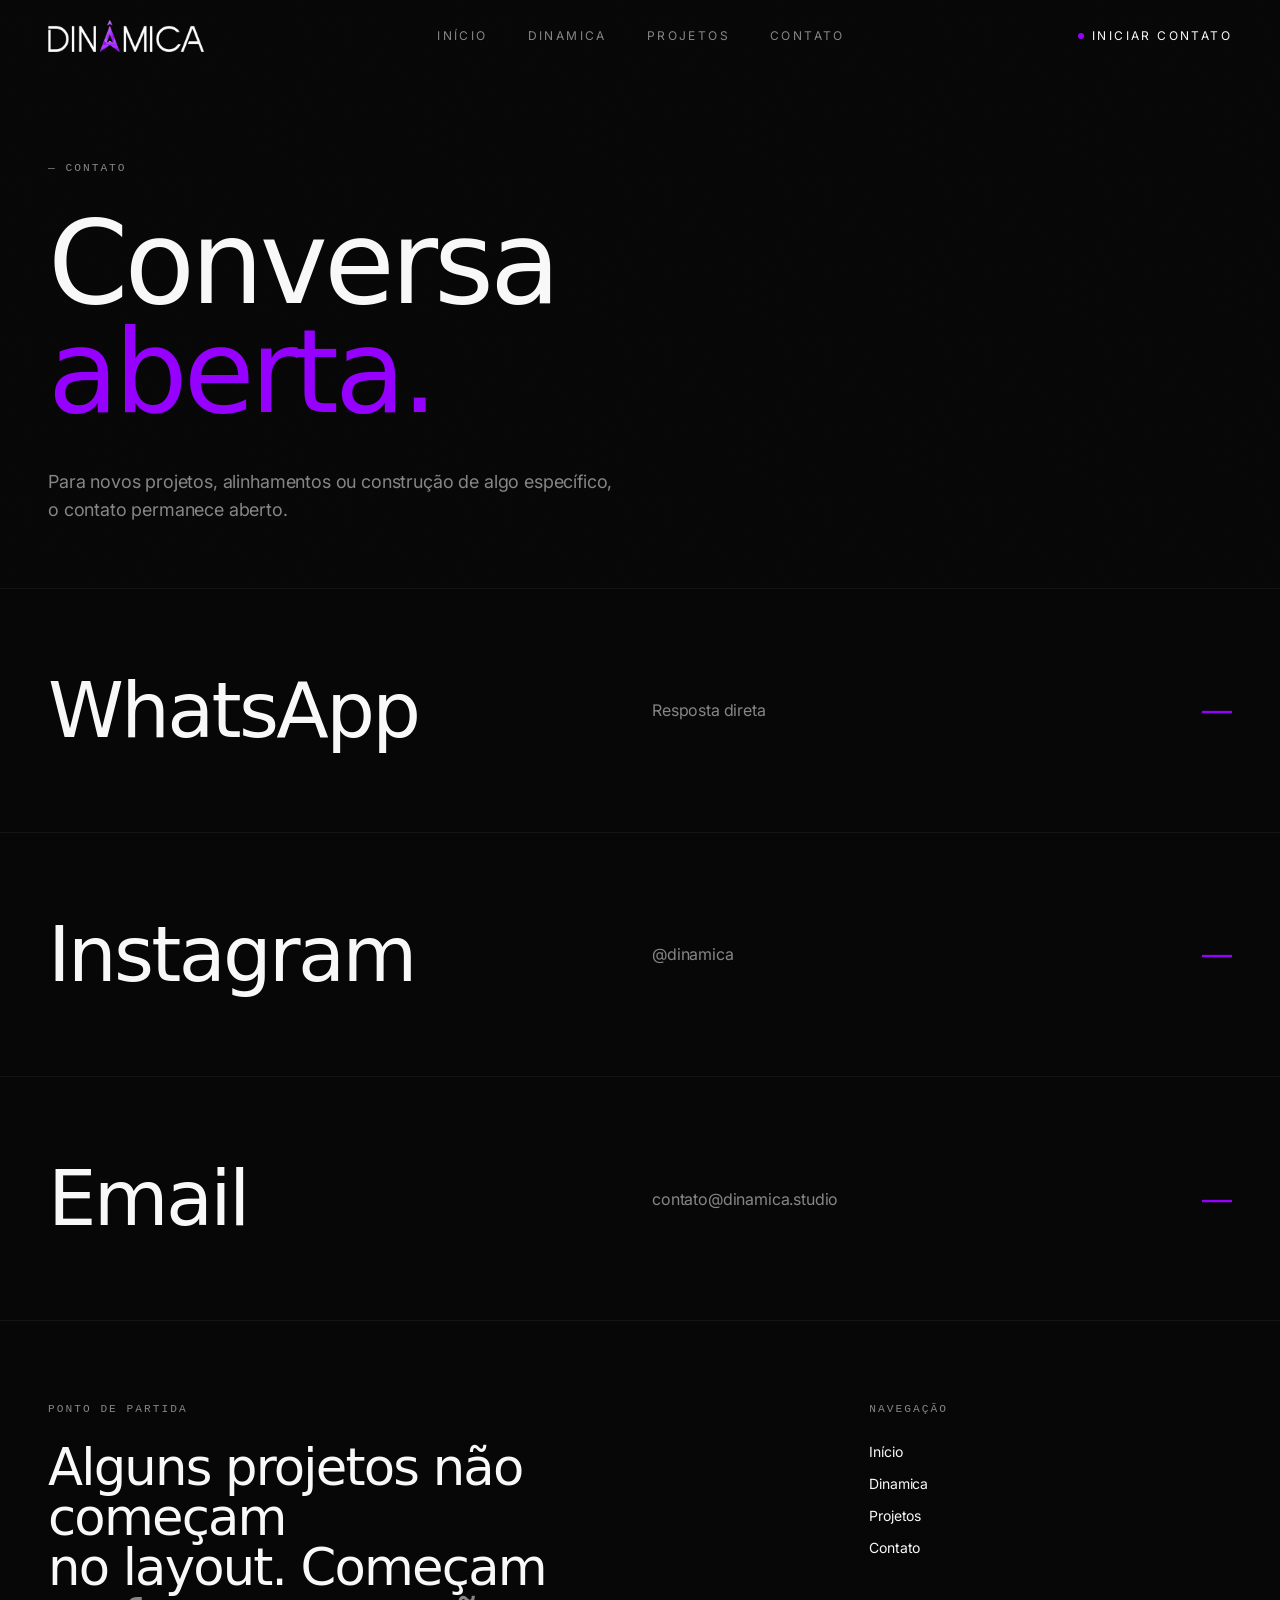
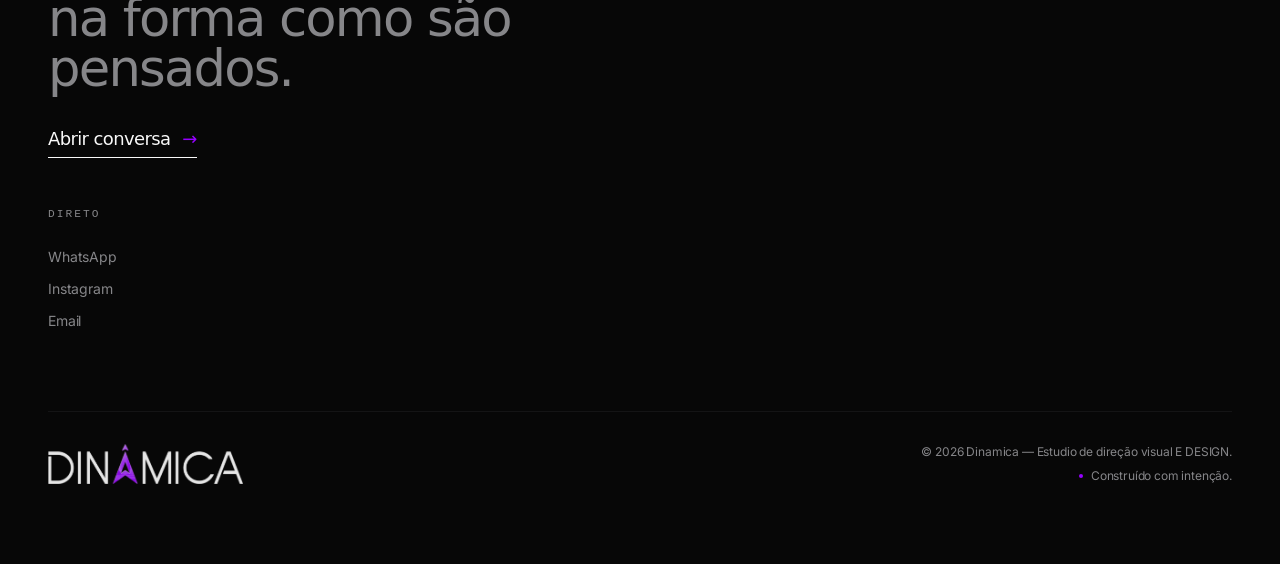
<file: contato.html>
<!doctype html>
<html lang="pt-BR" class="dark">
  <head>
    <meta charset="utf-8" />
    <meta name="viewport" content="width=device-width, initial-scale=1" />
    <title>Dinamica</title>
    <link rel="icon" type="image/png" href="./assets/favicon.png" />
    <link rel="stylesheet" href="./assets/styles.css" />
    <script src="./assets/app.js" defer></script>
  </head>
  <body>
    <header id="site-header" class="fixed inset-x-0 top-0 z-50 transition-all duration-500 bg-transparent">
      <div class="mx-auto flex max-w-[1600px] items-center justify-between px-6 py-5 md:px-12">
        <a href="./index.html" class="group flex items-center gap-3" aria-label="Dinamica — início">
          <img src="./assets/dinamica-logo.png" alt="Dinamica" class="h-7 w-auto md:h-8" draggable="false" />
        </a>

        <nav class="hidden items-center gap-10 md:flex">
          <a data-nav href="./index.html" class="link-underline text-xs uppercase tracking-[0.2em] text-muted-foreground transition-colors hover:text-foreground">Início</a>
          <a data-nav href="./dinamica.html" class="link-underline text-xs uppercase tracking-[0.2em] text-muted-foreground transition-colors hover:text-foreground">Dinamica</a>
          <a data-nav href="./projetos.html" class="link-underline text-xs uppercase tracking-[0.2em] text-muted-foreground transition-colors hover:text-foreground">Projetos</a>
          <a data-nav href="./contato.html" class="link-underline text-xs uppercase tracking-[0.2em] text-muted-foreground transition-colors hover:text-foreground">Contato</a>
        </nav>

        <a href="./contato.html" class="hidden md:inline-flex items-center gap-2 text-xs uppercase tracking-[0.2em] text-foreground">
          <span class="h-1.5 w-1.5 rounded-full bg-accent"></span>
          Iniciar contato
        </a>

        <button id="menu-toggle" aria-label="Menu" class="md:hidden flex h-9 w-9 flex-col items-center justify-center gap-1.5">
          <span id="menu-line-1" class="h-px w-5 bg-foreground transition-transform"></span>
          <span id="menu-line-2" class="h-px w-5 bg-foreground transition-transform"></span>
        </button>
      </div>

      <div id="mobile-menu" class="md:hidden border-t border-border bg-background/95 backdrop-blur-xl hidden">
        <nav class="flex flex-col px-6 py-6">
          <a href="./index.html" class="py-3 font-display text-2xl tracking-tight">Início</a>
          <a href="./dinamica.html" class="py-3 font-display text-2xl tracking-tight">Dinamica</a>
          <a href="./projetos.html" class="py-3 font-display text-2xl tracking-tight">Projetos</a>
          <a href="./contato.html" class="py-3 font-display text-2xl tracking-tight">Contato</a>
        </nav>
      </div>
    </header>

    <div class="min-h-screen bg-background text-foreground">
      <main>
        <section class="grain min-h-[60vh] pt-28 pb-16 md:pt-40">
          <div class="mx-auto max-w-[1600px] px-6 md:px-12">
            <p class="label-eyebrow">— Contato</p>
            <h1 class="reveal mt-8 font-display leading-[0.95] tracking-[-0.035em] text-[clamp(2.75rem,9vw,8rem)]">
              Conversa<br />
              <span class="text-accent">aberta.</span>
            </h1>
            <p class="reveal mt-10 max-w-xl text-muted-foreground md:text-lg">
              Para novos projetos, alinhamentos ou construção de algo específico,
              o contato permanece aberto.
            </p>
          </div>
        </section>

        <section class="border-t border-border">
          <ul class="divide-y divide-border">
            <li>
              <div class="reveal group block">
                <div class="mx-auto grid max-w-[1600px] grid-cols-12 items-center gap-6 px-6 py-10 md:px-12 md:py-16">
                  <span class="col-span-12 font-display tracking-tight transition-colors group-hover:text-accent text-[clamp(2.25rem,6vw,5rem)] md:col-span-6">
                    WhatsApp
                  </span>
                  <span class="col-span-8 text-sm text-muted-foreground md:col-span-4 md:text-base">
                    Resposta direta
                  </span>
                  <span class="col-span-4 text-right text-2xl text-accent md:col-span-2 md:text-3xl">—</span>
                </div>
              </div>
            </li>
            <li>
              <div class="reveal group block">
                <div class="mx-auto grid max-w-[1600px] grid-cols-12 items-center gap-6 px-6 py-10 md:px-12 md:py-16">
                  <span class="col-span-12 font-display tracking-tight transition-colors group-hover:text-accent text-[clamp(2.25rem,6vw,5rem)] md:col-span-6">
                    Instagram
                  </span>
                  <span class="col-span-8 text-sm text-muted-foreground md:col-span-4 md:text-base">
                    @dinamica
                  </span>
                  <span class="col-span-4 text-right text-2xl text-accent md:col-span-2 md:text-3xl">—</span>
                </div>
              </div>
            </li>
            <li>
              <div class="reveal group block">
                <div class="mx-auto grid max-w-[1600px] grid-cols-12 items-center gap-6 px-6 py-10 md:px-12 md:py-16">
                  <span class="col-span-12 font-display tracking-tight transition-colors group-hover:text-accent text-[clamp(2.25rem,6vw,5rem)] md:col-span-6">
                    Email
                  </span>
                  <span class="col-span-8 text-sm text-muted-foreground md:col-span-4 md:text-base">
                    contato@dinamica.studio
                  </span>
                  <span class="col-span-4 text-right text-2xl text-accent md:col-span-2 md:text-3xl">—</span>
                </div>
              </div>
            </li>
          </ul>
        </section>
      </main>

      <footer class="border-t border-border bg-background">
        <div class="mx-auto max-w-[1600px] px-6 py-16 md:px-12 md:py-20">
          <div class="grid gap-12 md:grid-cols-12">
            <div class="md:col-span-6">
              <p class="label-eyebrow">Ponto de partida</p>
              <h3 class="mt-6 font-display leading-[0.98] tracking-tight text-[clamp(1.75rem,4vw,3.25rem)]">
                Alguns projetos não começam<br />
                no layout. Começam<br />
                <span class="text-muted-foreground">na forma como são pensados.</span>
              </h3>
              <a href="./contato.html" class="mt-8 inline-flex items-center gap-3 border-b border-foreground pb-1 font-display text-base md:text-lg">
                Abrir conversa
                <span class="text-accent">→</span>
              </a>
            </div>

            <div class="md:col-span-3 md:col-start-9">
              <p class="label-eyebrow">Navegação</p>
              <ul class="mt-6 space-y-3 text-sm">
                <li><a href="./index.html" class="link-underline">Início</a></li>
                <li><a href="./dinamica.html" class="link-underline">Dinamica</a></li>
                <li><a href="./projetos.html" class="link-underline">Projetos</a></li>
                <li><a href="./contato.html" class="link-underline">Contato</a></li>
              </ul>
            </div>

            <div class="md:col-span-3">
              <p class="label-eyebrow">Direto</p>
              <ul class="mt-6 space-y-3 text-sm">
                <li><span class="text-muted-foreground">WhatsApp</span></li>
                <li><span class="text-muted-foreground">Instagram</span></li>
                <li><span class="text-muted-foreground">Email</span></li>
              </ul>
            </div>
          </div>

          <div class="mt-20 flex flex-col items-start justify-between gap-6 border-t border-border pt-8 text-xs text-muted-foreground md:flex-row md:items-end">
            <img src="./assets/dinamica-logo.png" alt="Dinamica" class="h-10 w-auto opacity-90" />
            <div class="flex flex-col gap-2 md:items-end">
              <p>© <span id="year"></span> Dinamica — Estudio de direção visual E DESIGN.</p>
              <p class="flex items-center gap-2">
                <span class="h-1 w-1 rounded-full bg-accent"></span>
                Construído com intenção.
              </p>
            </div>
          </div>
        </div>
      </footer>
    </div>

    <script>
      document.getElementById("year").textContent = String(new Date().getFullYear());
    </script>
  </body>
</html>
</file>
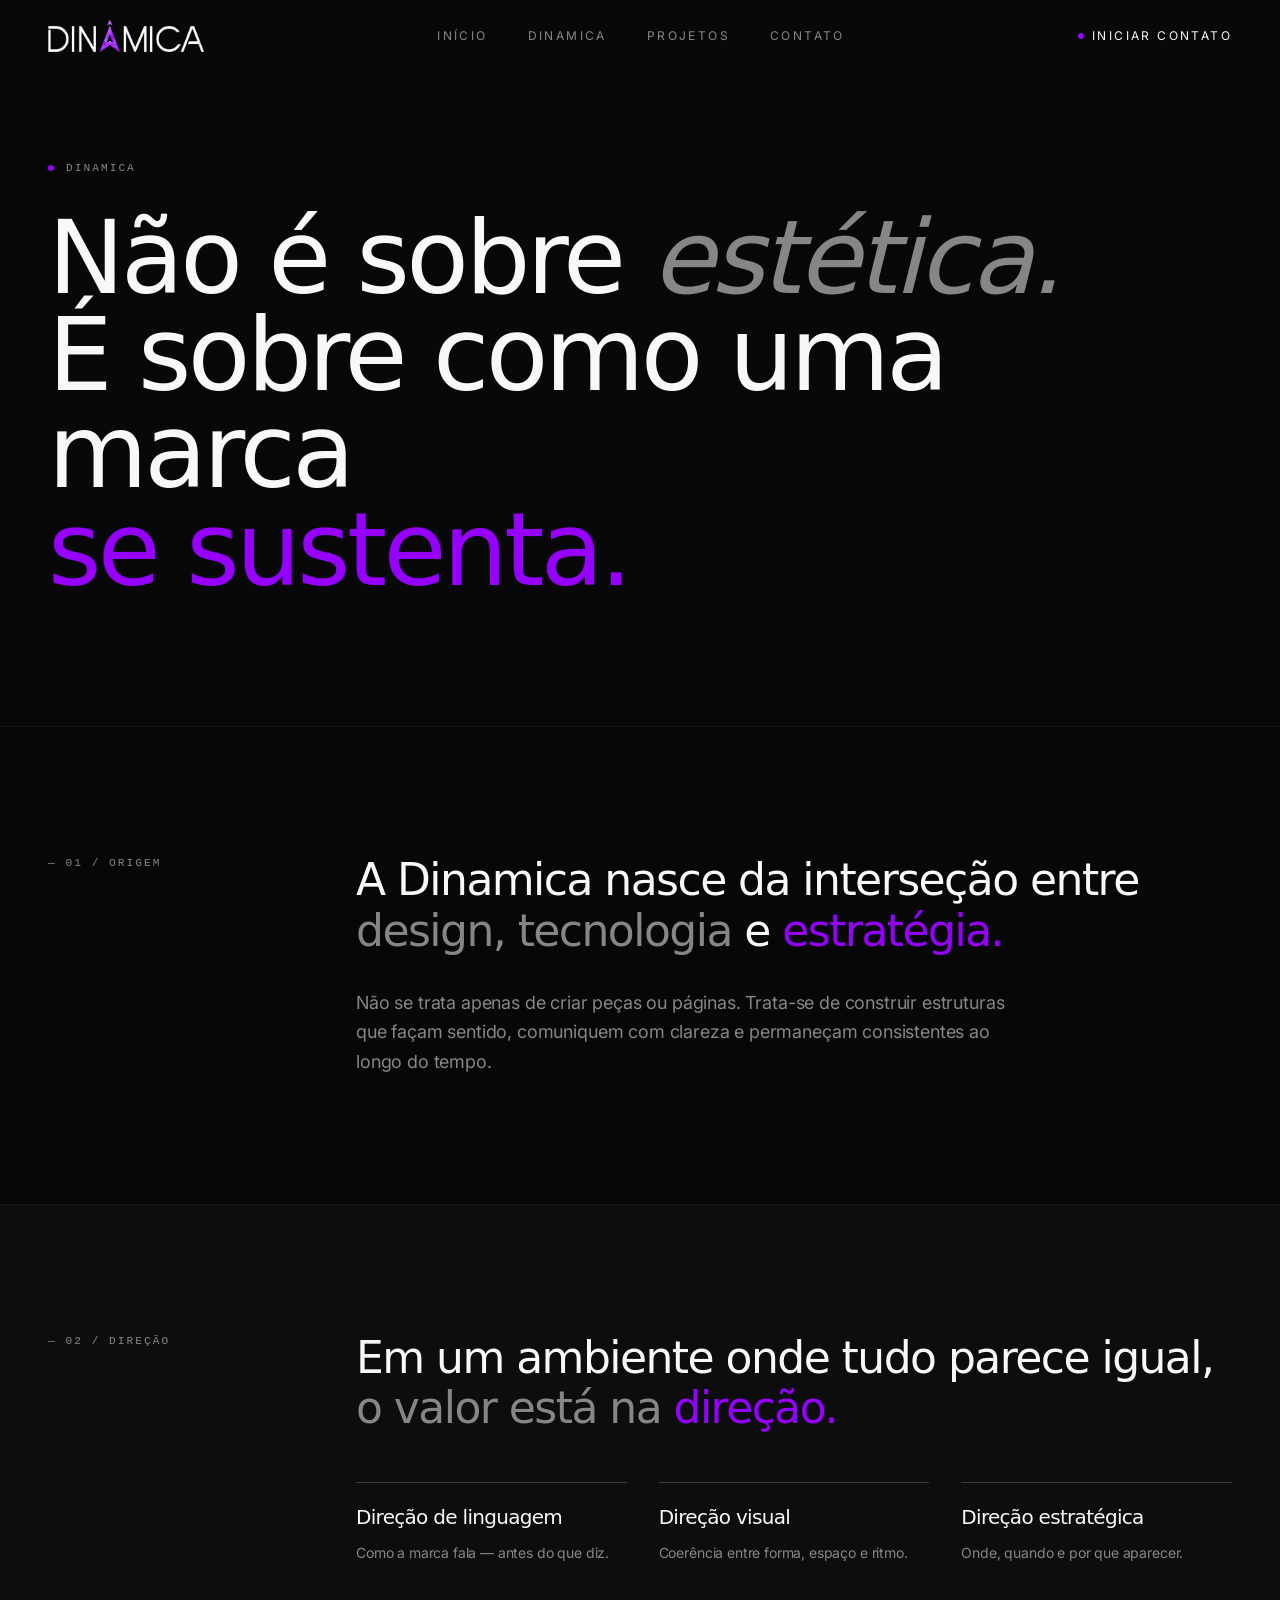
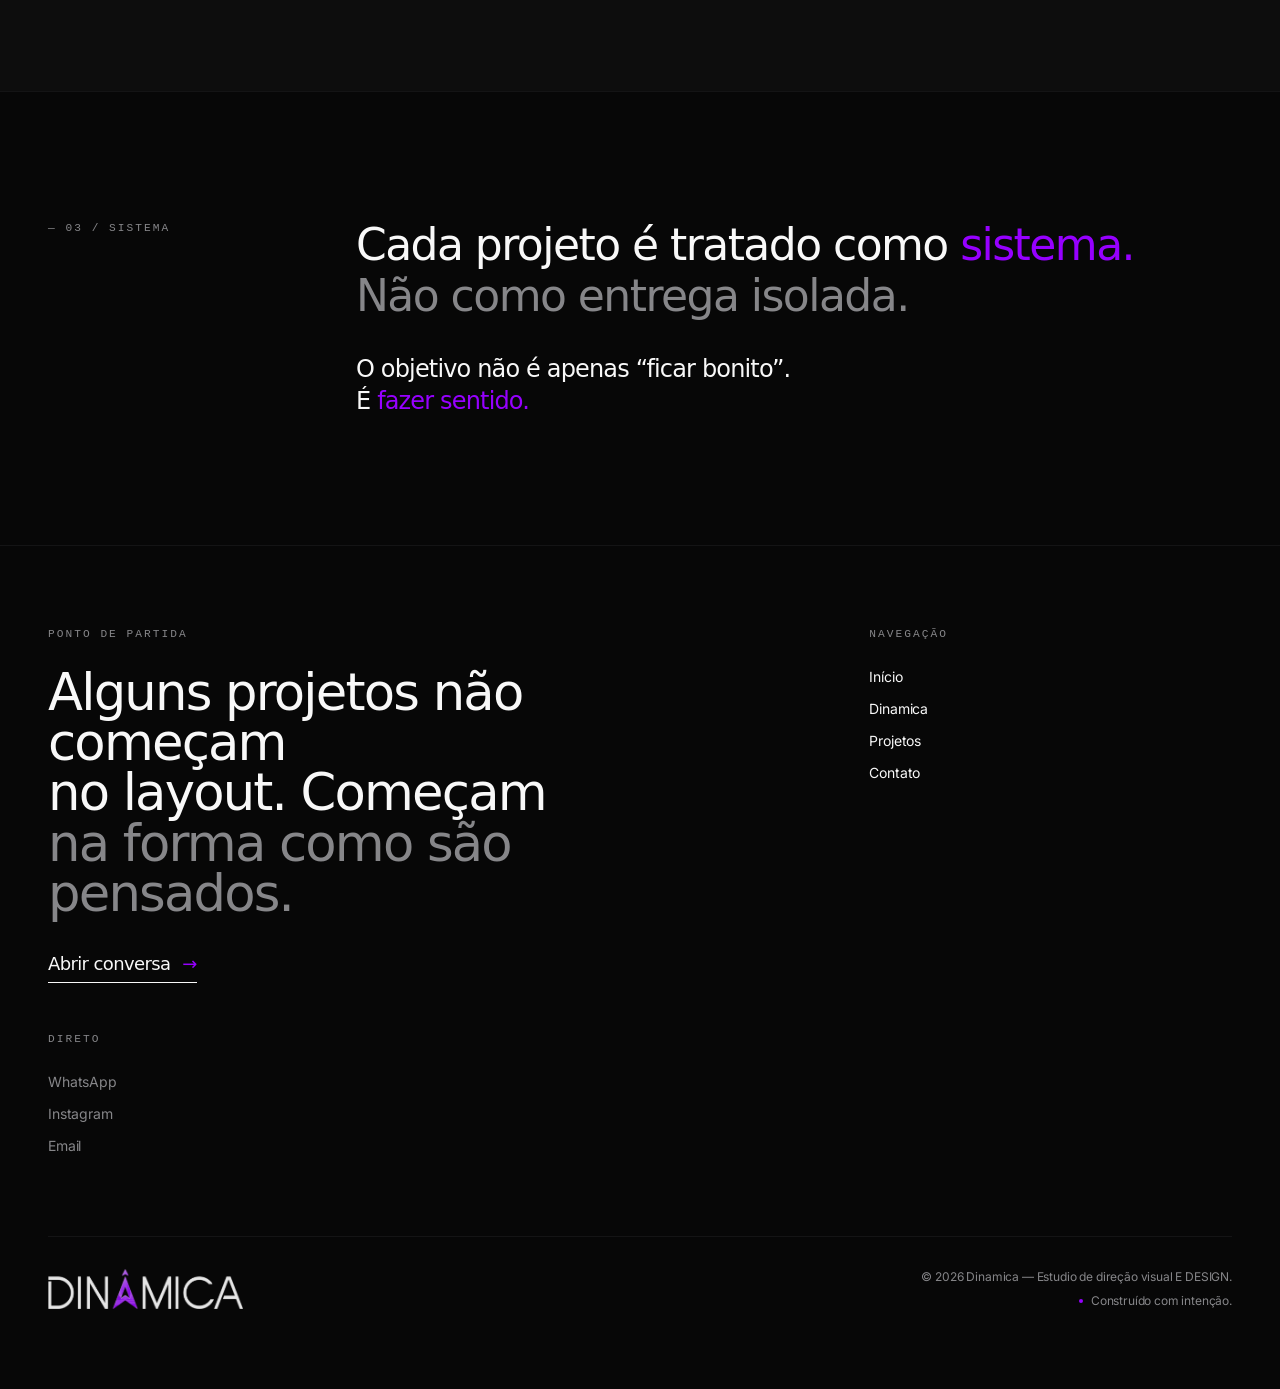
<file: dinamica.html>
<!doctype html>
<html lang="pt-BR" class="dark">
  <head>
    <meta charset="utf-8" />
    <meta name="viewport" content="width=device-width, initial-scale=1" />
    <title>Dinamica</title>
    <link rel="icon" type="image/png" href="./assets/favicon.png" />
    <link rel="stylesheet" href="./assets/styles.css" />
    <script src="./assets/app.js" defer></script>
  </head>
  <body>
    <header
      id="site-header"
      class="fixed inset-x-0 top-0 z-50 transition-all duration-500 bg-transparent"
    >
      <div class="mx-auto flex max-w-[1600px] items-center justify-between px-6 py-5 md:px-12">
        <a href="./index.html" class="group flex items-center gap-3" aria-label="Dinamica — início">
          <img src="./assets/dinamica-logo.png" alt="Dinamica" class="h-7 w-auto md:h-8" draggable="false" />
        </a>

        <nav class="hidden items-center gap-10 md:flex">
          <a data-nav href="./index.html" class="link-underline text-xs uppercase tracking-[0.2em] text-muted-foreground transition-colors hover:text-foreground">Início</a>
          <a data-nav href="./dinamica.html" class="link-underline text-xs uppercase tracking-[0.2em] text-muted-foreground transition-colors hover:text-foreground">Dinamica</a>
          <a data-nav href="./projetos.html" class="link-underline text-xs uppercase tracking-[0.2em] text-muted-foreground transition-colors hover:text-foreground">Projetos</a>
          <a data-nav href="./contato.html" class="link-underline text-xs uppercase tracking-[0.2em] text-muted-foreground transition-colors hover:text-foreground">Contato</a>
        </nav>

        <a href="./contato.html" class="hidden md:inline-flex items-center gap-2 text-xs uppercase tracking-[0.2em] text-foreground">
          <span class="h-1.5 w-1.5 rounded-full bg-accent"></span>
          Iniciar contato
        </a>

        <button id="menu-toggle" aria-label="Menu" class="md:hidden flex h-9 w-9 flex-col items-center justify-center gap-1.5">
          <span id="menu-line-1" class="h-px w-5 bg-foreground transition-transform"></span>
          <span id="menu-line-2" class="h-px w-5 bg-foreground transition-transform"></span>
        </button>
      </div>

      <div id="mobile-menu" class="md:hidden border-t border-border bg-background/95 backdrop-blur-xl hidden">
        <nav class="flex flex-col px-6 py-6">
          <a href="./index.html" class="py-3 font-display text-2xl tracking-tight">Início</a>
          <a href="./dinamica.html" class="py-3 font-display text-2xl tracking-tight">Dinamica</a>
          <a href="./projetos.html" class="py-3 font-display text-2xl tracking-tight">Projetos</a>
          <a href="./contato.html" class="py-3 font-display text-2xl tracking-tight">Contato</a>
        </nav>
      </div>
    </header>

    <div class="min-h-screen bg-background text-foreground">
      <main>
        <section class="grain pt-28 pb-20 md:pt-40 md:pb-32">
          <div class="mx-auto max-w-[1600px] px-6 md:px-12">
            <p class="label-eyebrow flex items-center gap-3">
              <span class="h-1.5 w-1.5 rounded-full bg-accent pulse-dot"></span>
              Dinamica
            </p>
            <h1 class="reveal mt-8 font-display leading-[0.95] tracking-[-0.035em] text-[clamp(2.5rem,8vw,7rem)]">
              Não é sobre <span class="italic text-muted-foreground">estética.</span><br />
              É sobre como uma marca<br />
              <span class="text-accent">se sustenta.</span>
            </h1>
          </div>
        </section>

        <section class="border-t border-border py-20 md:py-32">
          <div class="mx-auto max-w-[1600px] px-6 md:px-12">
            <div class="grid gap-8 md:grid-cols-12 md:gap-12">
              <p class="label-eyebrow md:col-span-3">— 01 / Origem</p>
              <div class="reveal md:col-span-9">
                <p class="font-display leading-[1.15] tracking-tight text-[clamp(1.5rem,3.5vw,2.75rem)]">
                  A Dinamica nasce da interseção entre
                  <span class="text-muted-foreground"> design,</span>
                  <span class="text-muted-foreground"> tecnologia</span> e
                  <span class="text-accent"> estratégia.</span>
                </p>
                <p class="mt-8 max-w-2xl text-base leading-relaxed text-muted-foreground md:text-lg">
                  Não se trata apenas de criar peças ou páginas. Trata-se de
                  construir estruturas que façam sentido, comuniquem com clareza
                  e permaneçam consistentes ao longo do tempo.
                </p>
              </div>
            </div>
          </div>
        </section>

        <section class="border-t border-border bg-surface py-20 md:py-32">
          <div class="mx-auto max-w-[1600px] px-6 md:px-12">
            <div class="grid gap-8 md:grid-cols-12 md:gap-12">
              <p class="label-eyebrow md:col-span-3">— 02 / Direção</p>
              <div class="reveal md:col-span-9">
                <p class="font-display leading-[1.15] tracking-tight text-[clamp(1.5rem,3.5vw,2.75rem)]">
                  Em um ambiente onde tudo parece igual,<br />
                  <span class="text-muted-foreground">o valor está na</span>
                  <span class="text-accent"> direção.</span>
                </p>
                <ul class="mt-12 grid gap-6 md:grid-cols-3 md:gap-8">
                  <li class="border-t border-border-strong pt-5">
                    <h3 class="font-display text-lg tracking-tight md:text-xl">Direção de linguagem</h3>
                    <p class="mt-3 text-sm text-muted-foreground">Como a marca fala — antes do que diz.</p>
                  </li>
                  <li class="border-t border-border-strong pt-5">
                    <h3 class="font-display text-lg tracking-tight md:text-xl">Direção visual</h3>
                    <p class="mt-3 text-sm text-muted-foreground">Coerência entre forma, espaço e ritmo.</p>
                  </li>
                  <li class="border-t border-border-strong pt-5">
                    <h3 class="font-display text-lg tracking-tight md:text-xl">Direção estratégica</h3>
                    <p class="mt-3 text-sm text-muted-foreground">Onde, quando e por que aparecer.</p>
                  </li>
                </ul>
              </div>
            </div>
          </div>
        </section>

        <section class="border-t border-border py-20 md:py-32">
          <div class="mx-auto max-w-[1600px] px-6 md:px-12">
            <div class="grid gap-8 md:grid-cols-12 md:gap-12">
              <p class="label-eyebrow md:col-span-3">— 03 / Sistema</p>
              <div class="reveal md:col-span-9">
                <p class="font-display leading-[1.15] tracking-tight text-[clamp(1.5rem,3.5vw,2.75rem)]">
                  Cada projeto é tratado como
                  <span class="text-accent"> sistema.</span><br />
                  <span class="text-muted-foreground">Não como entrega isolada.</span>
                </p>
                <p class="mt-8 max-w-2xl font-display text-lg md:text-2xl">
                  O objetivo não é apenas “ficar bonito”.<br />
                  É <span class="text-accent">fazer sentido.</span>
                </p>
              </div>
            </div>
          </div>
        </section>
      </main>

      <footer class="border-t border-border bg-background">
        <div class="mx-auto max-w-[1600px] px-6 py-16 md:px-12 md:py-20">
          <div class="grid gap-12 md:grid-cols-12">
            <div class="md:col-span-6">
              <p class="label-eyebrow">Ponto de partida</p>
              <h3 class="mt-6 font-display leading-[0.98] tracking-tight text-[clamp(1.75rem,4vw,3.25rem)]">
                Alguns projetos não começam<br />
                no layout. Começam<br />
                <span class="text-muted-foreground">na forma como são pensados.</span>
              </h3>
              <a href="./contato.html" class="mt-8 inline-flex items-center gap-3 border-b border-foreground pb-1 font-display text-base md:text-lg">
                Abrir conversa
                <span class="text-accent">→</span>
              </a>
            </div>

            <div class="md:col-span-3 md:col-start-9">
              <p class="label-eyebrow">Navegação</p>
              <ul class="mt-6 space-y-3 text-sm">
                <li><a href="./index.html" class="link-underline">Início</a></li>
                <li><a href="./dinamica.html" class="link-underline">Dinamica</a></li>
                <li><a href="./projetos.html" class="link-underline">Projetos</a></li>
                <li><a href="./contato.html" class="link-underline">Contato</a></li>
              </ul>
            </div>

            <div class="md:col-span-3">
              <p class="label-eyebrow">Direto</p>
              <ul class="mt-6 space-y-3 text-sm">
                <li><span class="text-muted-foreground">WhatsApp</span></li>
                <li><span class="text-muted-foreground">Instagram</span></li>
                <li><span class="text-muted-foreground">Email</span></li>
              </ul>
            </div>
          </div>

          <div class="mt-20 flex flex-col items-start justify-between gap-6 border-t border-border pt-8 text-xs text-muted-foreground md:flex-row md:items-end">
            <img src="./assets/dinamica-logo.png" alt="Dinamica" class="h-10 w-auto opacity-90" />
            <div class="flex flex-col gap-2 md:items-end">
              <p>© <span id="year"></span> Dinamica — Estudio de direção visual E DESIGN.</p>
              <p class="flex items-center gap-2">
                <span class="h-1 w-1 rounded-full bg-accent"></span>
                Construído com intenção.
              </p>
            </div>
          </div>
        </div>
      </footer>
    </div>

    <script>
      document.getElementById("year").textContent = String(new Date().getFullYear());
    </script>
  </body>
</html>
</file>
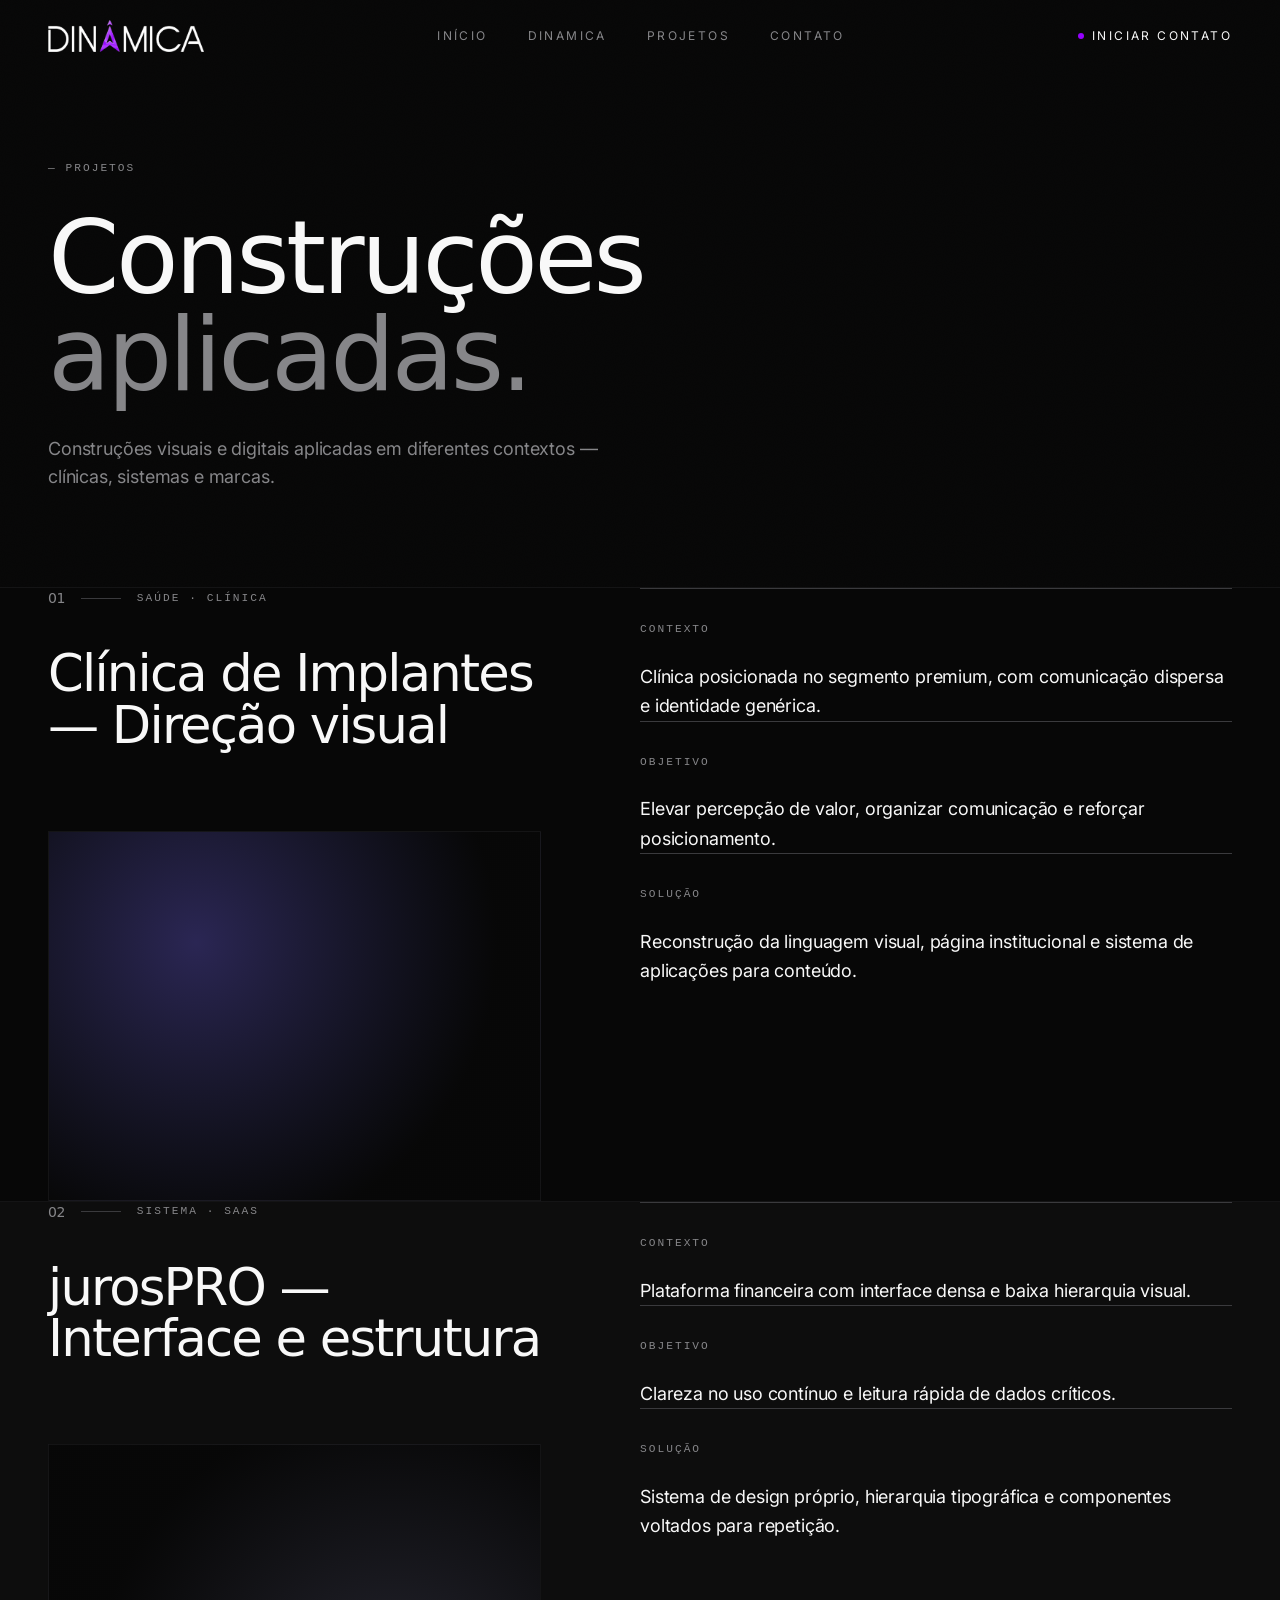
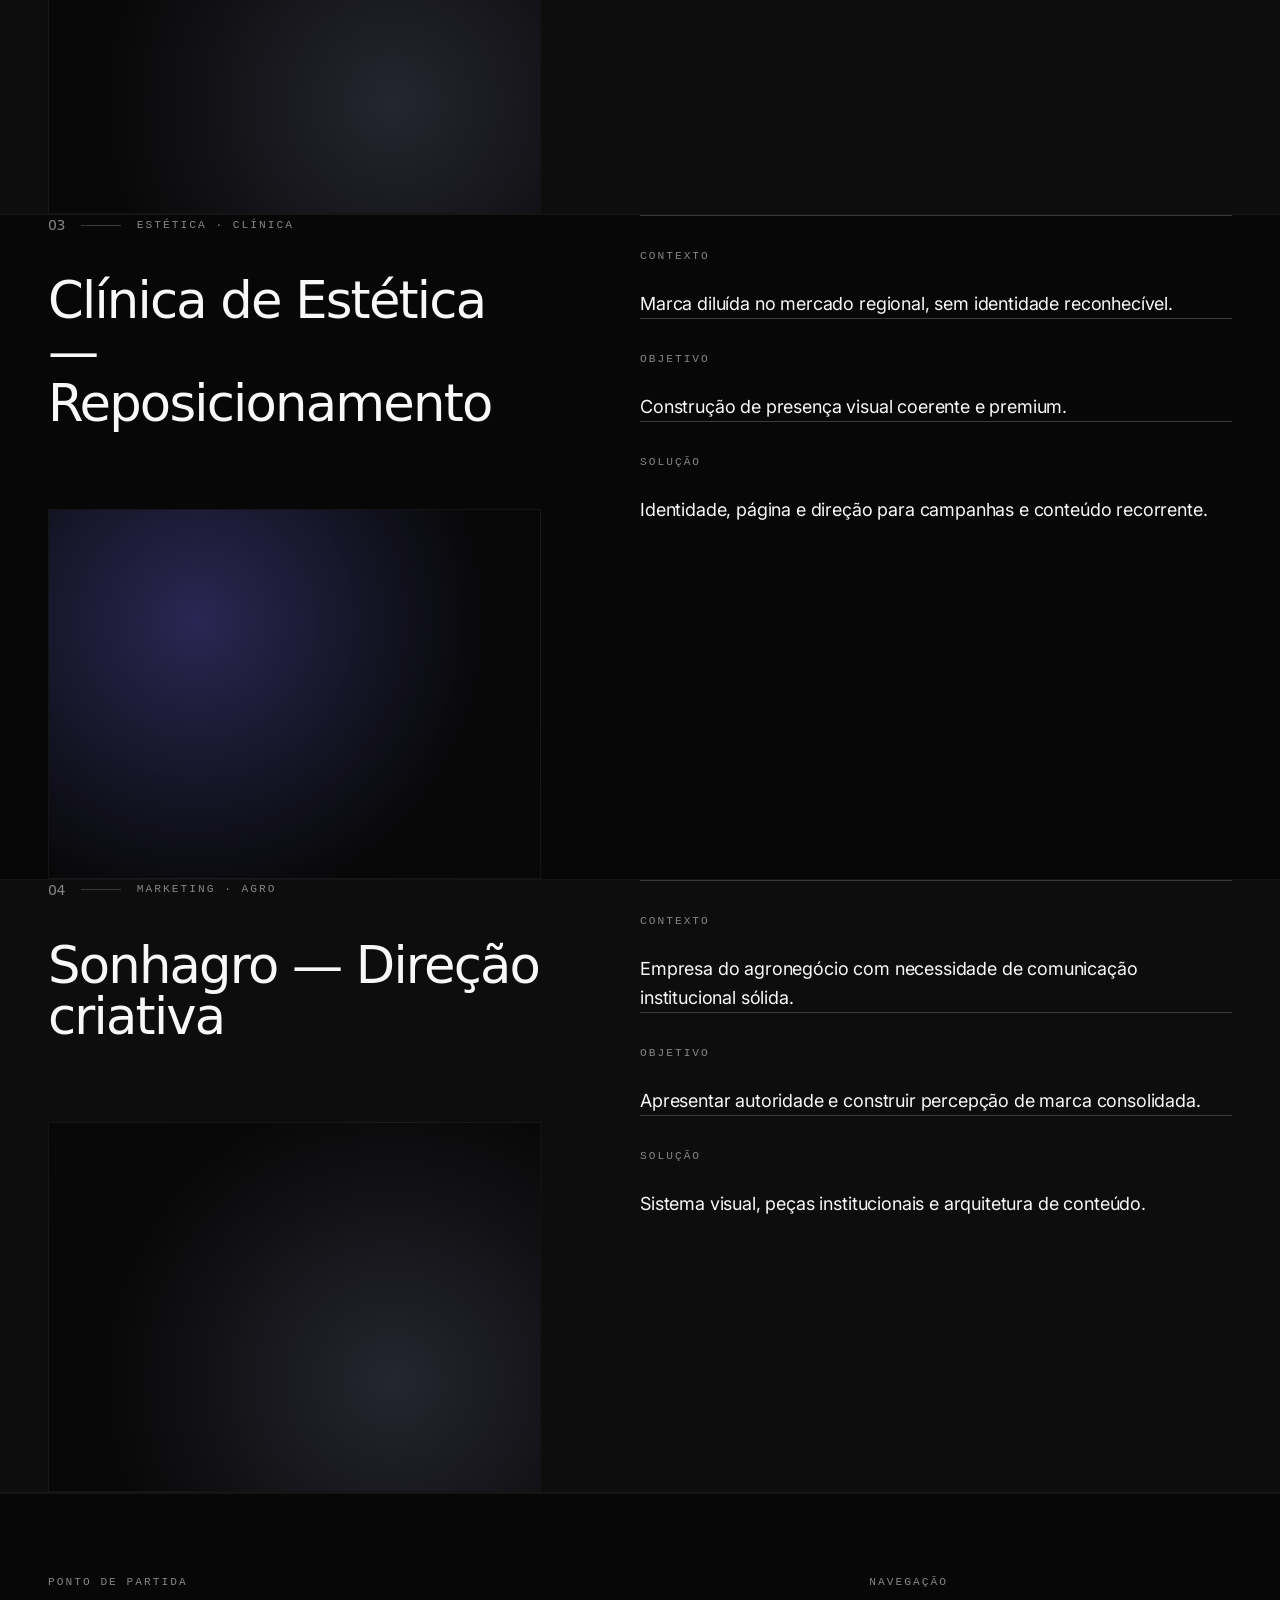
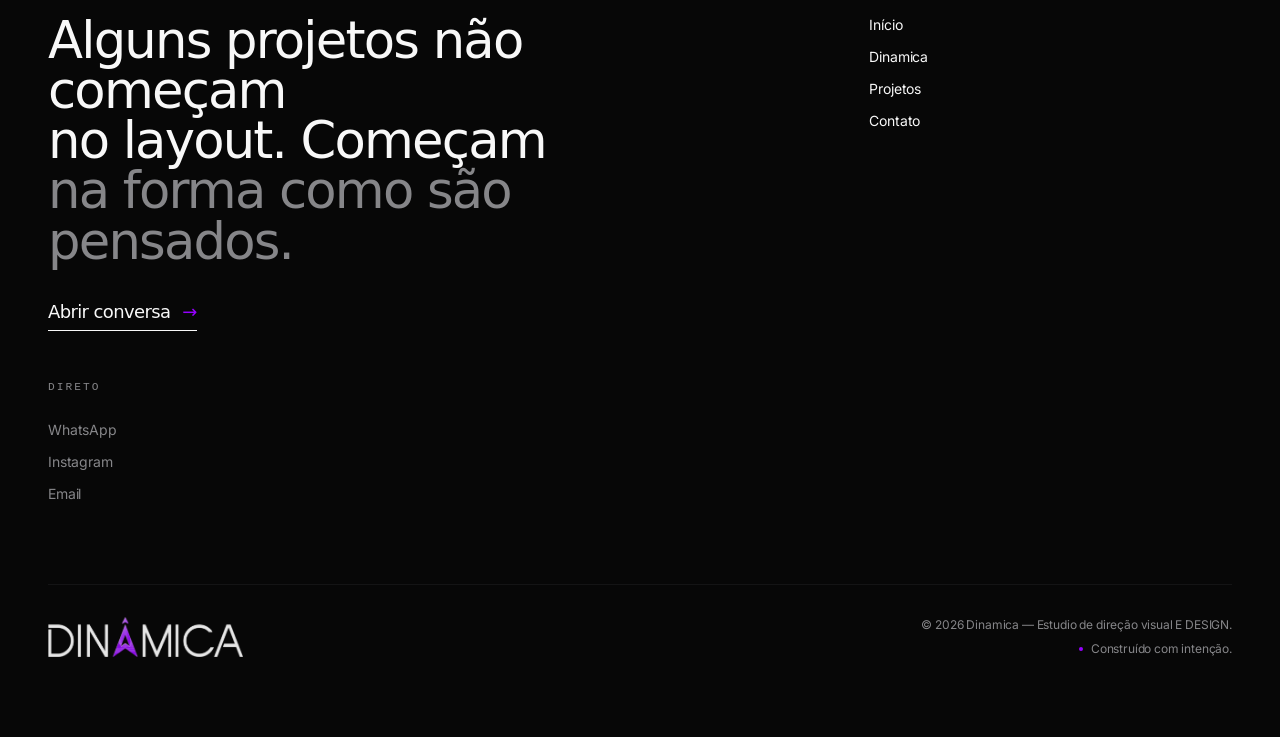
<file: projetos.html>
<!doctype html>
<html lang="pt-BR" class="dark">
  <head>
    <meta charset="utf-8" />
    <meta name="viewport" content="width=device-width, initial-scale=1" />
    <title>Dinamica</title>
    <link rel="icon" type="image/png" href="./assets/favicon.png" />
    <link rel="stylesheet" href="./assets/styles.css" />
    <script src="./assets/app.js" defer></script>
  </head>
  <body>
    <header id="site-header" class="fixed inset-x-0 top-0 z-50 transition-all duration-500 bg-transparent">
      <div class="mx-auto flex max-w-[1600px] items-center justify-between px-6 py-5 md:px-12">
        <a href="./index.html" class="group flex items-center gap-3" aria-label="Dinamica — início">
          <img src="./assets/dinamica-logo.png" alt="Dinamica" class="h-7 w-auto md:h-8" draggable="false" />
        </a>

        <nav class="hidden items-center gap-10 md:flex">
          <a data-nav href="./index.html" class="link-underline text-xs uppercase tracking-[0.2em] text-muted-foreground transition-colors hover:text-foreground">Início</a>
          <a data-nav href="./dinamica.html" class="link-underline text-xs uppercase tracking-[0.2em] text-muted-foreground transition-colors hover:text-foreground">Dinamica</a>
          <a data-nav href="./projetos.html" class="link-underline text-xs uppercase tracking-[0.2em] text-muted-foreground transition-colors hover:text-foreground">Projetos</a>
          <a data-nav href="./contato.html" class="link-underline text-xs uppercase tracking-[0.2em] text-muted-foreground transition-colors hover:text-foreground">Contato</a>
        </nav>

        <a href="./contato.html" class="hidden md:inline-flex items-center gap-2 text-xs uppercase tracking-[0.2em] text-foreground">
          <span class="h-1.5 w-1.5 rounded-full bg-accent"></span>
          Iniciar contato
        </a>

        <button id="menu-toggle" aria-label="Menu" class="md:hidden flex h-9 w-9 flex-col items-center justify-center gap-1.5">
          <span id="menu-line-1" class="h-px w-5 bg-foreground transition-transform"></span>
          <span id="menu-line-2" class="h-px w-5 bg-foreground transition-transform"></span>
        </button>
      </div>

      <div id="mobile-menu" class="md:hidden border-t border-border bg-background/95 backdrop-blur-xl hidden">
        <nav class="flex flex-col px-6 py-6">
          <a href="./index.html" class="py-3 font-display text-2xl tracking-tight">Início</a>
          <a href="./dinamica.html" class="py-3 font-display text-2xl tracking-tight">Dinamica</a>
          <a href="./projetos.html" class="py-3 font-display text-2xl tracking-tight">Projetos</a>
          <a href="./contato.html" class="py-3 font-display text-2xl tracking-tight">Contato</a>
        </nav>
      </div>
    </header>

    <div class="min-h-screen bg-background text-foreground">
      <main>
        <section class="grain pt-28 pb-16 md:pt-40 md:pb-24">
          <div class="mx-auto max-w-[1600px] px-6 md:px-12">
            <p class="label-eyebrow">— Projetos</p>
            <h1 class="reveal mt-8 font-display leading-[0.95] tracking-[-0.035em] text-[clamp(2.5rem,8vw,7rem)]">
              Construções<br />
              <span class="text-muted-foreground">aplicadas.</span>
            </h1>
            <p class="reveal mt-8 max-w-xl text-muted-foreground md:text-lg">
              Construções visuais e digitais aplicadas em diferentes contextos —
              clínicas, sistemas e marcas.
            </p>
          </div>
        </section>

        <section class="border-t border-border">
          <article class="reveal group card-neo border-b border-border">
            <div class="relative z-20 mx-auto grid max-w-[1600px] gap-16 px-6 py-32 md:grid-cols-12 md:gap-24 md:px-12 md:py-48">
              <div class="md:col-span-5">
                <div class="flex items-center gap-4">
                  <span class="font-display text-sm tracking-[0.2em] text-muted-foreground">01</span>
                  <span class="h-px w-10 bg-border-strong"></span>
                  <span class="label-eyebrow">Saúde · Clínica</span>
                </div>
                <h2 class="mt-10 font-display leading-[1] tracking-tight text-[clamp(1.75rem,4vw,3.25rem)]">
                  Clínica de Implantes — Direção visual
                </h2>
                <div
                  class="mt-20 aspect-[4/3] w-full border border-border"
                  style="background: radial-gradient(circle at 30% 30%, oklch(0.3 0.08 285) 0%, oklch(0.13 0 0) 70%);"
                ></div>
              </div>

              <div class="md:col-span-6 md:col-start-7">
                <dl class="space-y-12">
                  <div class="border-t border-border-strong pt-8">
                    <dt class="label-eyebrow">Contexto</dt>
                    <dd class="mt-6 text-base leading-relaxed text-foreground md:text-lg">
                      Clínica posicionada no segmento premium, com comunicação dispersa e identidade genérica.
                    </dd>
                  </div>
                  <div class="border-t border-border-strong pt-8">
                    <dt class="label-eyebrow">Objetivo</dt>
                    <dd class="mt-6 text-base leading-relaxed text-foreground md:text-lg">
                      Elevar percepção de valor, organizar comunicação e reforçar posicionamento.
                    </dd>
                  </div>
                  <div class="border-t border-border-strong pt-8">
                    <dt class="label-eyebrow">Solução</dt>
                    <dd class="mt-6 text-base leading-relaxed text-foreground md:text-lg">
                      Reconstrução da linguagem visual, página institucional e sistema de aplicações para conteúdo.
                    </dd>
                  </div>
                </dl>
              </div>
            </div>
          </article>

          <article class="reveal group card-neo border-b border-border bg-surface">
            <div class="relative z-20 mx-auto grid max-w-[1600px] gap-16 px-6 py-32 md:grid-cols-12 md:gap-24 md:px-12 md:py-48">
              <div class="md:col-span-5">
                <div class="flex items-center gap-4">
                  <span class="font-display text-sm tracking-[0.2em] text-muted-foreground">02</span>
                  <span class="h-px w-10 bg-border-strong"></span>
                  <span class="label-eyebrow">Sistema · SaaS</span>
                </div>
                <h2 class="mt-10 font-display leading-[1] tracking-tight text-[clamp(1.75rem,4vw,3.25rem)]">
                  jurosPRO — Interface e estrutura
                </h2>
                <div
                  class="mt-20 aspect-[4/3] w-full border border-border"
                  style="background: radial-gradient(circle at 70% 70%, oklch(0.27 0.02 285) 0%, oklch(0.13 0 0) 70%);"
                ></div>
              </div>

              <div class="md:col-span-6 md:col-start-7">
                <dl class="space-y-12">
                  <div class="border-t border-border-strong pt-8">
                    <dt class="label-eyebrow">Contexto</dt>
                    <dd class="mt-6 text-base leading-relaxed text-foreground md:text-lg">
                      Plataforma financeira com interface densa e baixa hierarquia visual.
                    </dd>
                  </div>
                  <div class="border-t border-border-strong pt-8">
                    <dt class="label-eyebrow">Objetivo</dt>
                    <dd class="mt-6 text-base leading-relaxed text-foreground md:text-lg">
                      Clareza no uso contínuo e leitura rápida de dados críticos.
                    </dd>
                  </div>
                  <div class="border-t border-border-strong pt-8">
                    <dt class="label-eyebrow">Solução</dt>
                    <dd class="mt-6 text-base leading-relaxed text-foreground md:text-lg">
                      Sistema de design próprio, hierarquia tipográfica e componentes voltados para repetição.
                    </dd>
                  </div>
                </dl>
              </div>
            </div>
          </article>

          <article class="reveal group card-neo border-b border-border">
            <div class="relative z-20 mx-auto grid max-w-[1600px] gap-16 px-6 py-32 md:grid-cols-12 md:gap-24 md:px-12 md:py-48">
              <div class="md:col-span-5">
                <div class="flex items-center gap-4">
                  <span class="font-display text-sm tracking-[0.2em] text-muted-foreground">03</span>
                  <span class="h-px w-10 bg-border-strong"></span>
                  <span class="label-eyebrow">Estética · Clínica</span>
                </div>
                <h2 class="mt-10 font-display leading-[1] tracking-tight text-[clamp(1.75rem,4vw,3.25rem)]">
                  Clínica de Estética — Reposicionamento
                </h2>
                <div
                  class="mt-20 aspect-[4/3] w-full border border-border"
                  style="background: radial-gradient(circle at 30% 30%, oklch(0.3 0.08 285) 0%, oklch(0.13 0 0) 70%);"
                ></div>
              </div>

              <div class="md:col-span-6 md:col-start-7">
                <dl class="space-y-12">
                  <div class="border-t border-border-strong pt-8">
                    <dt class="label-eyebrow">Contexto</dt>
                    <dd class="mt-6 text-base leading-relaxed text-foreground md:text-lg">
                      Marca diluída no mercado regional, sem identidade reconhecível.
                    </dd>
                  </div>
                  <div class="border-t border-border-strong pt-8">
                    <dt class="label-eyebrow">Objetivo</dt>
                    <dd class="mt-6 text-base leading-relaxed text-foreground md:text-lg">
                      Construção de presença visual coerente e premium.
                    </dd>
                  </div>
                  <div class="border-t border-border-strong pt-8">
                    <dt class="label-eyebrow">Solução</dt>
                    <dd class="mt-6 text-base leading-relaxed text-foreground md:text-lg">
                      Identidade, página e direção para campanhas e conteúdo recorrente.
                    </dd>
                  </div>
                </dl>
              </div>
            </div>
          </article>

          <article class="reveal group card-neo border-b border-border bg-surface">
            <div class="relative z-20 mx-auto grid max-w-[1600px] gap-16 px-6 py-32 md:grid-cols-12 md:gap-24 md:px-12 md:py-48">
              <div class="md:col-span-5">
                <div class="flex items-center gap-4">
                  <span class="font-display text-sm tracking-[0.2em] text-muted-foreground">04</span>
                  <span class="h-px w-10 bg-border-strong"></span>
                  <span class="label-eyebrow">Marketing · Agro</span>
                </div>
                <h2 class="mt-10 font-display leading-[1] tracking-tight text-[clamp(1.75rem,4vw,3.25rem)]">
                  Sonhagro — Direção criativa
                </h2>
                <div
                  class="mt-20 aspect-[4/3] w-full border border-border"
                  style="background: radial-gradient(circle at 70% 70%, oklch(0.27 0.02 285) 0%, oklch(0.13 0 0) 70%);"
                ></div>
              </div>

              <div class="md:col-span-6 md:col-start-7">
                <dl class="space-y-12">
                  <div class="border-t border-border-strong pt-8">
                    <dt class="label-eyebrow">Contexto</dt>
                    <dd class="mt-6 text-base leading-relaxed text-foreground md:text-lg">
                      Empresa do agronegócio com necessidade de comunicação institucional sólida.
                    </dd>
                  </div>
                  <div class="border-t border-border-strong pt-8">
                    <dt class="label-eyebrow">Objetivo</dt>
                    <dd class="mt-6 text-base leading-relaxed text-foreground md:text-lg">
                      Apresentar autoridade e construir percepção de marca consolidada.
                    </dd>
                  </div>
                  <div class="border-t border-border-strong pt-8">
                    <dt class="label-eyebrow">Solução</dt>
                    <dd class="mt-6 text-base leading-relaxed text-foreground md:text-lg">
                      Sistema visual, peças institucionais e arquitetura de conteúdo.
                    </dd>
                  </div>
                </dl>
              </div>
            </div>
          </article>
        </section>
      </main>

      <footer class="border-t border-border bg-background">
        <div class="mx-auto max-w-[1600px] px-6 py-16 md:px-12 md:py-20">
          <div class="grid gap-12 md:grid-cols-12">
            <div class="md:col-span-6">
              <p class="label-eyebrow">Ponto de partida</p>
              <h3 class="mt-6 font-display leading-[0.98] tracking-tight text-[clamp(1.75rem,4vw,3.25rem)]">
                Alguns projetos não começam<br />
                no layout. Começam<br />
                <span class="text-muted-foreground">na forma como são pensados.</span>
              </h3>
              <a href="./contato.html" class="mt-8 inline-flex items-center gap-3 border-b border-foreground pb-1 font-display text-base md:text-lg">
                Abrir conversa
                <span class="text-accent">→</span>
              </a>
            </div>

            <div class="md:col-span-3 md:col-start-9">
              <p class="label-eyebrow">Navegação</p>
              <ul class="mt-6 space-y-3 text-sm">
                <li><a href="./index.html" class="link-underline">Início</a></li>
                <li><a href="./dinamica.html" class="link-underline">Dinamica</a></li>
                <li><a href="./projetos.html" class="link-underline">Projetos</a></li>
                <li><a href="./contato.html" class="link-underline">Contato</a></li>
              </ul>
            </div>

            <div class="md:col-span-3">
              <p class="label-eyebrow">Direto</p>
              <ul class="mt-6 space-y-3 text-sm">
                <li><span class="text-muted-foreground">WhatsApp</span></li>
                <li><span class="text-muted-foreground">Instagram</span></li>
                <li><span class="text-muted-foreground">Email</span></li>
              </ul>
            </div>
          </div>

          <div class="mt-20 flex flex-col items-start justify-between gap-6 border-t border-border pt-8 text-xs text-muted-foreground md:flex-row md:items-end">
            <img src="./assets/dinamica-logo.png" alt="Dinamica" class="h-10 w-auto opacity-90" />
            <div class="flex flex-col gap-2 md:items-end">
              <p>© <span id="year"></span> Dinamica — Estudio de direção visual E DESIGN.</p>
              <p class="flex items-center gap-2">
                <span class="h-1 w-1 rounded-full bg-accent"></span>
                Construído com intenção.
              </p>
            </div>
          </div>
        </div>
      </footer>
    </div>

    <script>
      document.getElementById("year").textContent = String(new Date().getFullYear());
    </script>
  </body>
</html>
</file>
<file: assets/styles.css>
@import"https://api.fontshare.com/v2/css?f[]=satoshi@900,700,500,400&f[]=manrope@700,500,400&display=swap";@import"https://fonts.googleapis.com/css2?family=Inter:wght@300;400;500&display=swap";@layer components;@layer properties{@supports (((-webkit-hyphens:none)) and (not (margin-trim:inline))) or ((-moz-orient:inline) and (not (color:rgb(from red r g b)))){*,:before,:after,::backdrop{--tw-translate-x:0;--tw-translate-y:0;--tw-translate-z:0;--tw-rotate-x:initial;--tw-rotate-y:initial;--tw-rotate-z:initial;--tw-skew-x:initial;--tw-skew-y:initial;--tw-scroll-snap-strictness:proximity;--tw-space-y-reverse:0;--tw-space-x-reverse:0;--tw-divide-y-reverse:0;--tw-border-style:solid;--tw-leading:initial;--tw-font-weight:initial;--tw-tracking:initial;--tw-ordinal:initial;--tw-slashed-zero:initial;--tw-numeric-figure:initial;--tw-numeric-spacing:initial;--tw-numeric-fraction:initial;--tw-shadow:0 0 #0000;--tw-shadow-color:initial;--tw-shadow-alpha:100%;--tw-inset-shadow:0 0 #0000;--tw-inset-shadow-color:initial;--tw-inset-shadow-alpha:100%;--tw-ring-color:initial;--tw-ring-shadow:0 0 #0000;--tw-inset-ring-color:initial;--tw-inset-ring-shadow:0 0 #0000;--tw-ring-inset:initial;--tw-ring-offset-width:0px;--tw-ring-offset-color:#fff;--tw-ring-offset-shadow:0 0 #0000;--tw-outline-style:solid;--tw-backdrop-blur:initial;--tw-backdrop-brightness:initial;--tw-backdrop-contrast:initial;--tw-backdrop-grayscale:initial;--tw-backdrop-hue-rotate:initial;--tw-backdrop-invert:initial;--tw-backdrop-opacity:initial;--tw-backdrop-saturate:initial;--tw-backdrop-sepia:initial;--tw-duration:initial;--tw-ease:initial;--tw-content:"";--tw-animation-delay:0s;--tw-animation-direction:normal;--tw-animation-duration:initial;--tw-animation-fill-mode:none;--tw-animation-iteration-count:1;--tw-enter-blur:0;--tw-enter-opacity:1;--tw-enter-rotate:0;--tw-enter-scale:1;--tw-enter-translate-x:0;--tw-enter-translate-y:0;--tw-exit-blur:0;--tw-exit-opacity:1;--tw-exit-rotate:0;--tw-exit-scale:1;--tw-exit-translate-x:0;--tw-exit-translate-y:0}}}@layer theme{:root,:host{--font-sans:"Inter", "Manrope", system-ui, sans-serif;--font-mono:"JetBrains Mono", ui-monospace, monospace;--color-black:#000;--spacing:.25rem;--container-sm:24rem;--container-md:28rem;--container-lg:32rem;--container-xl:36rem;--container-2xl:42rem;--text-xs:.75rem;--text-xs--line-height:calc(1 / .75);--text-sm:.875rem;--text-sm--line-height:calc(1.25 / .875);--text-base:1rem;--text-base--line-height: 1.5 ;--text-lg:1.125rem;--text-lg--line-height:calc(1.75 / 1.125);--text-xl:1.25rem;--text-xl--line-height:calc(1.75 / 1.25);--text-2xl:1.5rem;--text-2xl--line-height:calc(2 / 1.5);--text-3xl:1.875rem;--text-3xl--line-height: 1.2 ;--text-6xl:3.75rem;--text-6xl--line-height:1;--text-8xl:6rem;--text-8xl--line-height:1;--font-weight-normal:400;--font-weight-medium:500;--font-weight-semibold:600;--font-weight-bold:700;--tracking-tight:-.025em;--tracking-widest:.1em;--leading-tight:1.25;--leading-relaxed:1.625;--radius-xl:.75rem;--ease-in-out:cubic-bezier(.4, 0, .2, 1);--animate-pulse:pulse 2s cubic-bezier(.4, 0, .6, 1) infinite;--blur-xl:24px;--aspect-video:16 / 9;--default-transition-duration:.15s;--default-transition-timing-function:cubic-bezier(.4, 0, .2, 1);--default-font-family:"Inter", "Manrope", system-ui, sans-serif;--default-mono-font-family:"JetBrains Mono", ui-monospace, monospace;--font-display:"Satoshi", "Manrope", system-ui, sans-serif;--color-background:var(--background);--color-foreground:var(--foreground);--color-muted-foreground:var(--muted-foreground);--color-accent:var(--accent);--color-accent-foreground:var(--accent-foreground);--color-border:var(--border);--color-border-strong:var(--border-strong)}}@layer base{*,:after,:before,::backdrop{box-sizing:border-box;border:0 solid;margin:0;padding:0}::file-selector-button{box-sizing:border-box;border:0 solid;margin:0;padding:0}html,:host{-webkit-text-size-adjust:100%;tab-size:4;line-height:1.5;font-family:var(--default-font-family,ui-sans-serif, system-ui, sans-serif, "Apple Color Emoji", "Segoe UI Emoji", "Segoe UI Symbol", "Noto Color Emoji");font-feature-settings:var(--default-font-feature-settings,normal);font-variation-settings:var(--default-font-variation-settings,normal);-webkit-tap-highlight-color:transparent}hr{height:0;color:inherit;border-top-width:1px}abbr:where([title]){-webkit-text-decoration:underline dotted;text-decoration:underline dotted}h1,h2,h3,h4,h5,h6{font-size:inherit;font-weight:inherit}a{color:inherit;-webkit-text-decoration:inherit;text-decoration:inherit}b,strong{font-weight:bolder}code,kbd,samp,pre{font-family:var(--default-mono-font-family,ui-monospace, SFMono-Regular, Menlo, Monaco, Consolas, "Liberation Mono", "Courier New", monospace);font-feature-settings:var(--default-mono-font-feature-settings,normal);font-variation-settings:var(--default-mono-font-variation-settings,normal);font-size:1em}small{font-size:80%}sub,sup{vertical-align:baseline;font-size:75%;line-height:0;position:relative}sub{bottom:-.25em}sup{top:-.5em}table{text-indent:0;border-color:inherit;border-collapse:collapse}:-moz-focusring{outline:auto}progress{vertical-align:baseline}summary{display:list-item}ol,ul,menu{list-style:none}img,svg,video,canvas,audio,iframe,embed,object{vertical-align:middle;display:block}img,video{max-width:100%;height:auto}button,input,select,optgroup,textarea{font:inherit;font-feature-settings:inherit;font-variation-settings:inherit;letter-spacing:inherit;color:inherit;opacity:1;background-color:#0000;border-radius:0}::file-selector-button{font:inherit;font-feature-settings:inherit;font-variation-settings:inherit;letter-spacing:inherit;color:inherit;opacity:1;background-color:#0000;border-radius:0}:where(select:is([multiple],[size])) optgroup{font-weight:bolder}:where(select:is([multiple],[size])) optgroup option{padding-inline-start:20px}::file-selector-button{margin-inline-end:4px}::placeholder{opacity:1}@supports (not ((-webkit-appearance:-apple-pay-button))) or (contain-intrinsic-size:1px){::placeholder{color:currentColor}@supports (color:color-mix(in lab,red,red)){::placeholder{color:color-mix(in oklab,currentcolor 50%,transparent)}}}textarea{resize:vertical}::-webkit-search-decoration{-webkit-appearance:none}::-webkit-date-and-time-value{min-height:1lh;text-align:inherit}::-webkit-datetime-edit{display:inline-flex}::-webkit-datetime-edit-fields-wrapper{padding:0}::-webkit-datetime-edit{padding-block:0}::-webkit-datetime-edit-year-field{padding-block:0}::-webkit-datetime-edit-month-field{padding-block:0}::-webkit-datetime-edit-day-field{padding-block:0}::-webkit-datetime-edit-hour-field{padding-block:0}::-webkit-datetime-edit-minute-field{padding-block:0}::-webkit-datetime-edit-second-field{padding-block:0}::-webkit-datetime-edit-millisecond-field{padding-block:0}::-webkit-datetime-edit-meridiem-field{padding-block:0}::-webkit-calendar-picker-indicator{line-height:1}:-moz-ui-invalid{box-shadow:none}button,input:where([type=button],[type=reset],[type=submit]){appearance:button}::file-selector-button{appearance:button}::-webkit-inner-spin-button{height:auto}::-webkit-outer-spin-button{height:auto}[hidden]:where(:not([hidden=until-found])){display:none!important}*{border-color:var(--color-border)}html{scroll-behavior:smooth;-webkit-font-smoothing:antialiased;-moz-osx-font-smoothing:grayscale}body{background-color:var(--color-background);color:var(--color-foreground);font-family:var(--font-sans);letter-spacing:-.01em;font-weight:400}::selection{background-color:var(--color-accent);color:var(--color-accent-foreground)}::-webkit-scrollbar{width:8px;height:8px}::-webkit-scrollbar-track{background:var(--background)}::-webkit-scrollbar-thumb{background:var(--graphite);border-radius:4px}}@layer utilities{.pointer-events-none{pointer-events:none}.invisible{visibility:hidden}.sr-only{clip-path:inset(50%);white-space:nowrap;border-width:0;width:1px;height:1px;margin:-1px;padding:0;position:absolute;overflow:hidden}.absolute{position:absolute}.fixed{position:fixed}.relative{position:relative}.inset-0{inset:calc(var(--spacing) * 0)}.inset-x-0{inset-inline:calc(var(--spacing) * 0)}.inset-y-0{inset-block:calc(var(--spacing) * 0)}.start{inset-inline-start:var(--spacing)}.-top-12{top:calc(var(--spacing) * -12)}.top-0{top:calc(var(--spacing) * 0)}.top-1\.5{top:calc(var(--spacing) * 1.5)}.top-1\/2{top:50%}.top-3\.5{top:calc(var(--spacing) * 3.5)}.top-4{top:calc(var(--spacing) * 4)}.top-\[1px\]{top:1px}.top-\[50\%\]{top:50%}.top-\[60\%\]{top:60%}.top-full{top:100%}.-right-12{right:calc(var(--spacing) * -12)}.right-0{right:calc(var(--spacing) * 0)}.right-1{right:calc(var(--spacing) * 1)}.right-2{right:calc(var(--spacing) * 2)}.right-3{right:calc(var(--spacing) * 3)}.right-4{right:calc(var(--spacing) * 4)}.-bottom-12{bottom:calc(var(--spacing) * -12)}.bottom-0{bottom:calc(var(--spacing) * 0)}.-left-12{left:calc(var(--spacing) * -12)}.left-0{left:calc(var(--spacing) * 0)}.left-1\/2{left:50%}.left-2{left:calc(var(--spacing) * 2)}.left-\[50\%\]{left:50%}.-z-0{z-index:-0}.z-10{z-index:10}.z-20{z-index:20}.z-50{z-index:50}.z-\[1\]{z-index:1}.col-span-2{grid-column:span 2/span 2}.col-span-4{grid-column:span 4/span 4}.col-span-8{grid-column:span 8/span 8}.col-span-10{grid-column:span 10/span 10}.col-span-12{grid-column:span 12/span 12}.-mx-1{margin-inline:calc(var(--spacing) * -1)}.mx-2{margin-inline:calc(var(--spacing) * 2)}.mx-3\.5{margin-inline:calc(var(--spacing) * 3.5)}.mx-auto{margin-inline:auto}.my-0\.5{margin-block:calc(var(--spacing) * .5)}.my-1{margin-block:calc(var(--spacing) * 1)}.-mt-4{margin-top:calc(var(--spacing) * -4)}.mt-1\.5{margin-top:calc(var(--spacing) * 1.5)}.mt-2{margin-top:calc(var(--spacing) * 2)}.mt-3{margin-top:calc(var(--spacing) * 3)}.mt-4{margin-top:calc(var(--spacing) * 4)}.mt-5{margin-top:calc(var(--spacing) * 5)}.mt-6{margin-top:calc(var(--spacing) * 6)}.mt-8{margin-top:calc(var(--spacing) * 8)}.mt-10{margin-top:calc(var(--spacing) * 10)}.mt-12{margin-top:calc(var(--spacing) * 12)}.mt-20{margin-top:calc(var(--spacing) * 20)}.mt-24{margin-top:calc(var(--spacing) * 24)}.mt-auto{margin-top:auto}.mr-2{margin-right:calc(var(--spacing) * 2)}.mb-1{margin-bottom:calc(var(--spacing) * 1)}.mb-6{margin-bottom:calc(var(--spacing) * 6)}.-ml-4{margin-left:calc(var(--spacing) * -4)}.ml-1{margin-left:calc(var(--spacing) * 1)}.ml-2{margin-left:calc(var(--spacing) * 2)}.ml-auto{margin-left:auto}.block{display:block}.flex{display:flex}.grid{display:grid}.hidden{display:none}.inline-block{display:inline-block}.inline-flex{display:inline-flex}.table{display:table}.aspect-\[4\/3\]{aspect-ratio:4/3}.aspect-\[4\/5\]{aspect-ratio:4/5}.aspect-square{aspect-ratio:1}.aspect-video{aspect-ratio:var(--aspect-video)}.size-\(--cell-size\){width:var(--cell-size);height:var(--cell-size)}.size-4{width:calc(var(--spacing) * 4);height:calc(var(--spacing) * 4)}.h-\(--cell-size\){height:var(--cell-size)}.h-1{height:calc(var(--spacing) * 1)}.h-1\.5{height:calc(var(--spacing) * 1.5)}.h-2{height:calc(var(--spacing) * 2)}.h-2\.5{height:calc(var(--spacing) * 2.5)}.h-3{height:calc(var(--spacing) * 3)}.h-3\.5{height:calc(var(--spacing) * 3.5)}.h-4{height:calc(var(--spacing) * 4)}.h-5{height:calc(var(--spacing) * 5)}.h-7{height:calc(var(--spacing) * 7)}.h-8{height:calc(var(--spacing) * 8)}.h-9{height:calc(var(--spacing) * 9)}.h-10{height:calc(var(--spacing) * 10)}.h-12{height:calc(var(--spacing) * 12)}.h-16{height:calc(var(--spacing) * 16)}.h-\[1px\]{height:1px}.h-\[60vh\]{height:60vh}.h-\[var\(--radix-navigation-menu-viewport-height\)\]{height:var(--radix-navigation-menu-viewport-height)}.h-\[var\(--radix-select-trigger-height\)\]{height:var(--radix-select-trigger-height)}.h-auto{height:auto}.h-full{height:100%}.h-px{height:1px}.h-svh{height:100svh}.max-h-\(--radix-context-menu-content-available-height\){max-height:var(--radix-context-menu-content-available-height)}.max-h-\(--radix-select-content-available-height\){max-height:var(--radix-select-content-available-height)}.max-h-40{max-height:calc(var(--spacing) * 40)}.max-h-\[300px\]{max-height:300px}.max-h-\[var\(--radix-dropdown-menu-content-available-height\)\]{max-height:var(--radix-dropdown-menu-content-available-height)}.min-h-0{min-height:calc(var(--spacing) * 0)}.min-h-\[60px\]{min-height:60px}.min-h-\[60vh\]{min-height:60vh}.min-h-\[88vh\]{min-height:88vh}.min-h-\[400px\]{min-height:400px}.min-h-screen{min-height:100vh}.min-h-svh{min-height:100svh}.w-\(--cell-size\){width:var(--cell-size)}.w-\(--sidebar-width\){width:var(--sidebar-width)}.w-0{width:calc(var(--spacing) * 0)}.w-1{width:calc(var(--spacing) * 1)}.w-1\.5{width:calc(var(--spacing) * 1.5)}.w-2{width:calc(var(--spacing) * 2)}.w-2\.5{width:calc(var(--spacing) * 2.5)}.w-3{width:calc(var(--spacing) * 3)}.w-3\.5{width:calc(var(--spacing) * 3.5)}.w-3\/4{width:75%}.w-4{width:calc(var(--spacing) * 4)}.w-5{width:calc(var(--spacing) * 5)}.w-7{width:calc(var(--spacing) * 7)}.w-8{width:calc(var(--spacing) * 8)}.w-9{width:calc(var(--spacing) * 9)}.w-10{width:calc(var(--spacing) * 10)}.w-16{width:calc(var(--spacing) * 16)}.w-64{width:calc(var(--spacing) * 64)}.w-72{width:calc(var(--spacing) * 72)}.w-\[1px\]{width:1px}.w-\[80vw\]{width:80vw}.w-\[100px\]{width:100px}.w-auto{width:auto}.w-fit{width:fit-content}.w-full{width:100%}.w-max{width:max-content}.w-px{width:1px}.max-w-\(--skeleton-width\){max-width:var(--skeleton-width)}.max-w-2xl{max-width:var(--container-2xl)}.max-w-\[1600px\]{max-width:1600px}.max-w-lg{max-width:var(--container-lg)}.max-w-max{max-width:max-content}.max-w-md{max-width:var(--container-md)}.max-w-xl{max-width:var(--container-xl)}.min-w-\(--cell-size\){min-width:var(--cell-size)}.min-w-0{min-width:calc(var(--spacing) * 0)}.min-w-5{min-width:calc(var(--spacing) * 5)}.min-w-8{min-width:calc(var(--spacing) * 8)}.min-w-9{min-width:calc(var(--spacing) * 9)}.min-w-10{min-width:calc(var(--spacing) * 10)}.min-w-\[8rem\]{min-width:8rem}.min-w-\[12rem\]{min-width:12rem}.min-w-\[var\(--radix-select-trigger-width\)\]{min-width:var(--radix-select-trigger-width)}.flex-1{flex:1}.shrink-0{flex-shrink:0}.grow{flex-grow:1}.grow-0{flex-grow:0}.basis-full{flex-basis:100%}.caption-bottom{caption-side:bottom}.border-collapse{border-collapse:collapse}.origin-\(--radix-context-menu-content-transform-origin\){transform-origin:var(--radix-context-menu-content-transform-origin)}.origin-\(--radix-dropdown-menu-content-transform-origin\){transform-origin:var(--radix-dropdown-menu-content-transform-origin)}.origin-\(--radix-hover-card-content-transform-origin\){transform-origin:var(--radix-hover-card-content-transform-origin)}.origin-\(--radix-menubar-content-transform-origin\){transform-origin:var(--radix-menubar-content-transform-origin)}.origin-\(--radix-popover-content-transform-origin\){transform-origin:var(--radix-popover-content-transform-origin)}.origin-\(--radix-select-content-transform-origin\){transform-origin:var(--radix-select-content-transform-origin)}.origin-\(--radix-tooltip-content-transform-origin\){transform-origin:var(--radix-tooltip-content-transform-origin)}.-translate-x-1\/2{--tw-translate-x: -50% ;translate:var(--tw-translate-x) var(--tw-translate-y)}.-translate-x-px{--tw-translate-x:-1px;translate:var(--tw-translate-x) var(--tw-translate-y)}.translate-x-\[-50\%\]{--tw-translate-x:-50%;translate:var(--tw-translate-x) var(--tw-translate-y)}.translate-x-px{--tw-translate-x:1px;translate:var(--tw-translate-x) var(--tw-translate-y)}.-translate-y-1\/2{--tw-translate-y: -50% ;translate:var(--tw-translate-x) var(--tw-translate-y)}.-translate-y-\[3px\]{--tw-translate-y: -3px ;translate:var(--tw-translate-x) var(--tw-translate-y)}.translate-y-\[-50\%\]{--tw-translate-y:-50%;translate:var(--tw-translate-x) var(--tw-translate-y)}.translate-y-\[3px\]{--tw-translate-y:3px;translate:var(--tw-translate-x) var(--tw-translate-y)}.-rotate-45{rotate:-45deg}.rotate-45{rotate:45deg}.rotate-90{rotate:90deg}.transform{transform:var(--tw-rotate-x,) var(--tw-rotate-y,) var(--tw-rotate-z,) var(--tw-skew-x,) var(--tw-skew-y,)}.animate-caret-blink{animation:1.25s ease-out infinite caret-blink}.animate-in{animation:enter var(--tw-animation-duration,var(--tw-duration,.15s))var(--tw-ease,ease)var(--tw-animation-delay,0s)var(--tw-animation-iteration-count,1)var(--tw-animation-direction,normal)var(--tw-animation-fill-mode,none)}.animate-pulse{animation:var(--animate-pulse)}.cursor-default{cursor:default}.cursor-grab{cursor:grab}.cursor-pointer{cursor:pointer}.touch-none{touch-action:none}.resize{resize:both}.snap-x{scroll-snap-type:x var(--tw-scroll-snap-strictness)}.snap-mandatory{--tw-scroll-snap-strictness:mandatory}.snap-center{scroll-snap-align:center}.list-none{list-style-type:none}.grid-cols-12{grid-template-columns:repeat(12,minmax(0,1fr))}.flex-col{flex-direction:column}.flex-col-reverse{flex-direction:column-reverse}.flex-row{flex-direction:row}.flex-wrap{flex-wrap:wrap}.place-content-center{place-content:center}.items-baseline{align-items:baseline}.items-center{align-items:center}.items-end{align-items:flex-end}.items-start{align-items:flex-start}.items-stretch{align-items:stretch}.justify-between{justify-content:space-between}.justify-center{justify-content:center}.justify-end{justify-content:flex-end}.gap-1{gap:calc(var(--spacing) * 1)}.gap-1\.5{gap:calc(var(--spacing) * 1.5)}.gap-2{gap:calc(var(--spacing) * 2)}.gap-3{gap:calc(var(--spacing) * 3)}.gap-4{gap:calc(var(--spacing) * 4)}.gap-5{gap:calc(var(--spacing) * 5)}.gap-6{gap:calc(var(--spacing) * 6)}.gap-8{gap:calc(var(--spacing) * 8)}.gap-10{gap:calc(var(--spacing) * 10)}.gap-12{gap:calc(var(--spacing) * 12)}:where(.space-y-1\.5>:not(:last-child)){--tw-space-y-reverse:0;margin-block-start:calc(calc(var(--spacing) * 1.5) * var(--tw-space-y-reverse));margin-block-end:calc(calc(var(--spacing) * 1.5) * calc(1 - var(--tw-space-y-reverse)))}:where(.space-y-2>:not(:last-child)){--tw-space-y-reverse:0;margin-block-start:calc(calc(var(--spacing) * 2) * var(--tw-space-y-reverse));margin-block-end:calc(calc(var(--spacing) * 2) * calc(1 - var(--tw-space-y-reverse)))}:where(.space-y-3>:not(:last-child)){--tw-space-y-reverse:0;margin-block-start:calc(calc(var(--spacing) * 3) * var(--tw-space-y-reverse));margin-block-end:calc(calc(var(--spacing) * 3) * calc(1 - var(--tw-space-y-reverse)))}:where(.space-y-10>:not(:last-child)){--tw-space-y-reverse:0;margin-block-start:calc(calc(var(--spacing) * 10) * var(--tw-space-y-reverse));margin-block-end:calc(calc(var(--spacing) * 10) * calc(1 - var(--tw-space-y-reverse)))}:where(.space-x-1>:not(:last-child)){--tw-space-x-reverse:0;margin-inline-start:calc(calc(var(--spacing) * 1) * var(--tw-space-x-reverse));margin-inline-end:calc(calc(var(--spacing) * 1) * calc(1 - var(--tw-space-x-reverse)))}:where(.divide-y>:not(:last-child)){--tw-divide-y-reverse:0;border-bottom-style:var(--tw-border-style);border-top-style:var(--tw-border-style);border-top-width:calc(1px * var(--tw-divide-y-reverse));border-bottom-width:calc(1px * calc(1 - var(--tw-divide-y-reverse)))}:where(.divide-border>:not(:last-child)){border-color:var(--border)}:where(.divide-border-strong>:not(:last-child)){border-color:var(--border-strong)}.overflow-auto{overflow:auto}.overflow-hidden{overflow:hidden}.overflow-x-auto{overflow-x:auto}.overflow-x-hidden{overflow-x:hidden}.overflow-y-auto{overflow-y:auto}.overflow-y-hidden{overflow-y:hidden}.scroll-smooth{scroll-behavior:smooth}.rounded-\[2px\]{border-radius:2px}.rounded-\[inherit\]{border-radius:inherit}.rounded-full{border-radius:3.40282e38px}.rounded-lg{border-radius:6px}.rounded-md{border-radius:4px}.rounded-none{border-radius:0}.rounded-sm{border-radius:2px}.rounded-xl{border-radius:var(--radius-xl)}.rounded-t-\[10px\]{border-top-left-radius:10px;border-top-right-radius:10px}.rounded-l-md{border-top-left-radius:4px;border-bottom-left-radius:4px}.rounded-tl-sm{border-top-left-radius:2px}.rounded-r-md{border-top-right-radius:4px;border-bottom-right-radius:4px}.border{border-style:var(--tw-border-style);border-width:1px}.border-2{border-style:var(--tw-border-style);border-width:2px}.border-\[1\.5px\]{border-style:var(--tw-border-style);border-width:1.5px}.border-y{border-block-style:var(--tw-border-style);border-block-width:1px}.border-t{border-top-style:var(--tw-border-style);border-top-width:1px}.border-r{border-right-style:var(--tw-border-style);border-right-width:1px}.border-b{border-bottom-style:var(--tw-border-style);border-bottom-width:1px}.border-l{border-left-style:var(--tw-border-style);border-left-width:1px}.border-dashed{--tw-border-style:dashed;border-style:dashed}.border-\(--color-border\){border-color:var(--color-border)}.border-border{border-color:var(--border)}.border-border-strong{border-color:var(--border-strong)}.border-border\/50{border-color:var(--border)}@supports (color:color-mix(in lab,red,red)){.border-border\/50{border-color:color-mix(in oklab,var(--border) 50%,transparent)}}.border-destructive\/50{border-color:var(--destructive)}@supports (color:color-mix(in lab,red,red)){.border-destructive\/50{border-color:color-mix(in oklab,var(--destructive) 50%,transparent)}}.border-foreground{border-color:var(--foreground)}.border-input{border-color:var(--input)}.border-primary,.border-primary\/50{border-color:var(--primary)}@supports (color:color-mix(in lab,red,red)){.border-primary\/50{border-color:color-mix(in oklab,var(--primary) 50%,transparent)}}.border-transparent{border-color:#0000}.border-t-transparent{border-top-color:#0000}.border-l-transparent{border-left-color:#0000}.bg-\(--color-bg\){background-color:var(--color-bg)}.bg-accent{background-color:var(--accent)}.bg-background,.bg-background\/70{background-color:var(--background)}@supports (color:color-mix(in lab,red,red)){.bg-background\/70{background-color:color-mix(in oklab,var(--background) 70%,transparent)}}.bg-background\/95{background-color:var(--background)}@supports (color:color-mix(in lab,red,red)){.bg-background\/95{background-color:color-mix(in oklab,var(--background) 95%,transparent)}}.bg-black\/80{background-color:#000c}@supports (color:color-mix(in lab,red,red)){.bg-black\/80{background-color:color-mix(in oklab,var(--color-black) 80%,transparent)}}.bg-border{background-color:var(--border)}.bg-border-strong{background-color:var(--border-strong)}.bg-card{background-color:var(--card)}.bg-destructive,.bg-destructive\/10{background-color:var(--destructive)}@supports (color:color-mix(in lab,red,red)){.bg-destructive\/10{background-color:color-mix(in oklab,var(--destructive) 10%,transparent)}}.bg-foreground{background-color:var(--foreground)}.bg-muted,.bg-muted\/50{background-color:var(--muted)}@supports (color:color-mix(in lab,red,red)){.bg-muted\/50{background-color:color-mix(in oklab,var(--muted) 50%,transparent)}}.bg-popover{background-color:var(--popover)}.bg-primary,.bg-primary\/10{background-color:var(--primary)}@supports (color:color-mix(in lab,red,red)){.bg-primary\/10{background-color:color-mix(in oklab,var(--primary) 10%,transparent)}}.bg-primary\/20{background-color:var(--primary)}@supports (color:color-mix(in lab,red,red)){.bg-primary\/20{background-color:color-mix(in oklab,var(--primary) 20%,transparent)}}.bg-secondary{background-color:var(--secondary)}.bg-surface{background-color:var(--surface)}.bg-transparent{background-color:#0000}.fill-current{fill:currentColor}.fill-primary{fill:var(--primary)}.p-0{padding:calc(var(--spacing) * 0)}.p-1{padding:calc(var(--spacing) * 1)}.p-2{padding:calc(var(--spacing) * 2)}.p-3{padding:calc(var(--spacing) * 3)}.p-4{padding:calc(var(--spacing) * 4)}.p-6{padding:calc(var(--spacing) * 6)}.p-7{padding:calc(var(--spacing) * 7)}.p-\[1px\]{padding:1px}.px-\(--cell-size\){padding-inline:var(--cell-size)}.px-1{padding-inline:calc(var(--spacing) * 1)}.px-1\.5{padding-inline:calc(var(--spacing) * 1.5)}.px-2{padding-inline:calc(var(--spacing) * 2)}.px-2\.5{padding-inline:calc(var(--spacing) * 2.5)}.px-3{padding-inline:calc(var(--spacing) * 3)}.px-4{padding-inline:calc(var(--spacing) * 4)}.px-6{padding-inline:calc(var(--spacing) * 6)}.px-8{padding-inline:calc(var(--spacing) * 8)}.py-0\.5{padding-block:calc(var(--spacing) * .5)}.py-1{padding-block:calc(var(--spacing) * 1)}.py-1\.5{padding-block:calc(var(--spacing) * 1.5)}.py-2{padding-block:calc(var(--spacing) * 2)}.py-3{padding-block:calc(var(--spacing) * 3)}.py-4{padding-block:calc(var(--spacing) * 4)}.py-5{padding-block:calc(var(--spacing) * 5)}.py-6{padding-block:calc(var(--spacing) * 6)}.py-10{padding-block:calc(var(--spacing) * 10)}.py-16{padding-block:calc(var(--spacing) * 16)}.py-20{padding-block:calc(var(--spacing) * 20)}.pt-0{padding-top:calc(var(--spacing) * 0)}.pt-3{padding-top:calc(var(--spacing) * 3)}.pt-4{padding-top:calc(var(--spacing) * 4)}.pt-5{padding-top:calc(var(--spacing) * 5)}.pt-6{padding-top:calc(var(--spacing) * 6)}.pt-8{padding-top:calc(var(--spacing) * 8)}.pt-24{padding-top:calc(var(--spacing) * 24)}.pt-28{padding-top:calc(var(--spacing) * 28)}.pr-1{padding-right:calc(var(--spacing) * 1)}.pr-2{padding-right:calc(var(--spacing) * 2)}.pr-2\.5{padding-right:calc(var(--spacing) * 2.5)}.pr-8{padding-right:calc(var(--spacing) * 8)}.pb-1{padding-bottom:calc(var(--spacing) * 1)}.pb-3{padding-bottom:calc(var(--spacing) * 3)}.pb-4{padding-bottom:calc(var(--spacing) * 4)}.pb-6{padding-bottom:calc(var(--spacing) * 6)}.pb-16{padding-bottom:calc(var(--spacing) * 16)}.pb-20{padding-bottom:calc(var(--spacing) * 20)}.pb-32{padding-bottom:calc(var(--spacing) * 32)}.pl-2{padding-left:calc(var(--spacing) * 2)}.pl-2\.5{padding-left:calc(var(--spacing) * 2.5)}.pl-4{padding-left:calc(var(--spacing) * 4)}.pl-8{padding-left:calc(var(--spacing) * 8)}.text-center{text-align:center}.text-left{text-align:left}.text-right{text-align:right}.align-middle{vertical-align:middle}.font-display{font-family:Satoshi,Manrope,system-ui,sans-serif}.font-mono{font-family:JetBrains Mono,ui-monospace,monospace}.text-2xl{font-size:var(--text-2xl);line-height:var(--tw-leading,var(--text-2xl--line-height))}.text-6xl{font-size:var(--text-6xl);line-height:var(--tw-leading,var(--text-6xl--line-height))}.text-base{font-size:var(--text-base);line-height:var(--tw-leading,var(--text-base--line-height))}.text-lg{font-size:var(--text-lg);line-height:var(--tw-leading,var(--text-lg--line-height))}.text-sm{font-size:var(--text-sm);line-height:var(--tw-leading,var(--text-sm--line-height))}.text-xl{font-size:var(--text-xl);line-height:var(--tw-leading,var(--text-xl--line-height))}.text-xs{font-size:var(--text-xs);line-height:var(--tw-leading,var(--text-xs--line-height))}.text-\[0\.8rem\]{font-size:.8rem}.text-\[0\.65rem\]{font-size:.65rem}.text-\[clamp\(1\.5rem\,3\.5vw\,2\.75rem\)\]{font-size:clamp(1.5rem,3.5vw,2.75rem)}.text-\[clamp\(1\.5rem\,3vw\,2\.25rem\)\]{font-size:clamp(1.5rem,3vw,2.25rem)}.text-\[clamp\(1\.75rem\,4vw\,3\.25rem\)\]{font-size:clamp(1.75rem,4vw,3.25rem)}.text-\[clamp\(1\.75rem\,6vw\,5\.5rem\)\]{font-size:clamp(1.75rem,6vw,5.5rem)}.text-\[clamp\(2\.5rem\,8vw\,7rem\)\]{font-size:clamp(2.5rem,8vw,7rem)}.text-\[clamp\(2\.5rem\,9vw\,8rem\)\]{font-size:clamp(2.5rem,9vw,8rem)}.text-\[clamp\(2\.25rem\,6vw\,5rem\)\]{font-size:clamp(2.25rem,6vw,5rem)}.text-\[clamp\(2\.75rem\,9vw\,8rem\)\]{font-size:clamp(2.75rem,9vw,8rem)}.text-\[clamp\(2rem\,5vw\,4\.25rem\)\]{font-size:clamp(2rem,5vw,4.25rem)}.text-\[clamp\(3rem\,9vw\,9rem\)\]{font-size:clamp(3rem,9vw,9rem)}.leading-\[0\.92\]{--tw-leading:.92;line-height:.92}.leading-\[0\.95\]{--tw-leading:.95;line-height:.95}.leading-\[0\.98\]{--tw-leading:.98;line-height:.98}.leading-\[1\.1\]{--tw-leading:1.1;line-height:1.1}.leading-\[1\.05\]{--tw-leading:1.05;line-height:1.05}.leading-\[1\.15\]{--tw-leading:1.15;line-height:1.15}.leading-\[1\],.leading-none{--tw-leading:1;line-height:1}.leading-relaxed{--tw-leading:var(--leading-relaxed);line-height:var(--leading-relaxed)}.leading-tight{--tw-leading:var(--leading-tight);line-height:var(--leading-tight)}.font-bold{--tw-font-weight:var(--font-weight-bold);font-weight:var(--font-weight-bold)}.font-medium{--tw-font-weight:var(--font-weight-medium);font-weight:var(--font-weight-medium)}.font-normal{--tw-font-weight:var(--font-weight-normal);font-weight:var(--font-weight-normal)}.font-semibold{--tw-font-weight:var(--font-weight-semibold);font-weight:var(--font-weight-semibold)}.tracking-\[-0\.035em\]{--tw-tracking:-.035em;letter-spacing:-.035em}.tracking-\[0\.2em\]{--tw-tracking:.2em;letter-spacing:.2em}.tracking-tight{--tw-tracking:var(--tracking-tight);letter-spacing:var(--tracking-tight)}.tracking-widest{--tw-tracking:var(--tracking-widest);letter-spacing:var(--tracking-widest)}.break-words{overflow-wrap:break-word}.whitespace-nowrap{white-space:nowrap}.text-accent{color:var(--accent)}.text-accent-foreground{color:var(--accent-foreground)}.text-card-foreground{color:var(--card-foreground)}.text-current{color:currentColor}.text-destructive{color:var(--destructive)}.text-destructive-foreground{color:var(--destructive-foreground)}.text-foreground,.text-foreground\/\[0\.04\]{color:var(--foreground)}@supports (color:color-mix(in lab,red,red)){.text-foreground\/\[0\.04\]{color:color-mix(in oklab,var(--foreground) 4%,transparent)}}.text-muted-foreground{color:var(--muted-foreground)}.text-popover-foreground{color:var(--popover-foreground)}.text-primary{color:var(--primary)}.text-primary-foreground{color:var(--primary-foreground)}.text-secondary-foreground{color:var(--secondary-foreground)}.uppercase{text-transform:uppercase}.italic{font-style:italic}.tabular-nums{--tw-numeric-spacing:tabular-nums;font-variant-numeric:var(--tw-ordinal,) var(--tw-slashed-zero,) var(--tw-numeric-figure,) var(--tw-numeric-spacing,) var(--tw-numeric-fraction,)}.underline-offset-4{text-underline-offset:4px}.opacity-0{opacity:0}.opacity-30{opacity:.3}.opacity-50{opacity:.5}.opacity-60{opacity:.6}.opacity-70{opacity:.7}.opacity-90{opacity:.9}.shadow{--tw-shadow:0 1px 3px 0 var(--tw-shadow-color,#0000001a), 0 1px 2px -1px var(--tw-shadow-color,#0000001a);box-shadow:var(--tw-inset-shadow),var(--tw-inset-ring-shadow),var(--tw-ring-offset-shadow),var(--tw-ring-shadow),var(--tw-shadow)}.shadow-\[0_0_0_1px_var\(--sidebar-border\)\]{--tw-shadow:0 0 0 1px var(--tw-shadow-color,var(--sidebar-border));box-shadow:var(--tw-inset-shadow),var(--tw-inset-ring-shadow),var(--tw-ring-offset-shadow),var(--tw-ring-shadow),var(--tw-shadow)}.shadow-lg{--tw-shadow:0 10px 15px -3px var(--tw-shadow-color,#0000001a), 0 4px 6px -4px var(--tw-shadow-color,#0000001a);box-shadow:var(--tw-inset-shadow),var(--tw-inset-ring-shadow),var(--tw-ring-offset-shadow),var(--tw-ring-shadow),var(--tw-shadow)}.shadow-md{--tw-shadow:0 4px 6px -1px var(--tw-shadow-color,#0000001a), 0 2px 4px -2px var(--tw-shadow-color,#0000001a);box-shadow:var(--tw-inset-shadow),var(--tw-inset-ring-shadow),var(--tw-ring-offset-shadow),var(--tw-ring-shadow),var(--tw-shadow)}.shadow-none{--tw-shadow:0 0 #0000;box-shadow:var(--tw-inset-shadow),var(--tw-inset-ring-shadow),var(--tw-ring-offset-shadow),var(--tw-ring-shadow),var(--tw-shadow)}.shadow-sm{--tw-shadow:0 1px 3px 0 var(--tw-shadow-color,#0000001a), 0 1px 2px -1px var(--tw-shadow-color,#0000001a);box-shadow:var(--tw-inset-shadow),var(--tw-inset-ring-shadow),var(--tw-ring-offset-shadow),var(--tw-ring-shadow),var(--tw-shadow)}.shadow-xl{--tw-shadow:0 20px 25px -5px var(--tw-shadow-color,#0000001a), 0 8px 10px -6px var(--tw-shadow-color,#0000001a);box-shadow:var(--tw-inset-shadow),var(--tw-inset-ring-shadow),var(--tw-ring-offset-shadow),var(--tw-ring-shadow),var(--tw-shadow)}.shadow-xs{--tw-shadow:0 1px 2px 0 var(--tw-shadow-color,#0000000d);box-shadow:var(--tw-inset-shadow),var(--tw-inset-ring-shadow),var(--tw-ring-offset-shadow),var(--tw-ring-shadow),var(--tw-shadow)}.ring-0{--tw-ring-shadow:var(--tw-ring-inset,) 0 0 0 calc(0px + var(--tw-ring-offset-width)) var(--tw-ring-color,currentcolor);box-shadow:var(--tw-inset-shadow),var(--tw-inset-ring-shadow),var(--tw-ring-offset-shadow),var(--tw-ring-shadow),var(--tw-shadow)}.ring-1{--tw-ring-shadow:var(--tw-ring-inset,) 0 0 0 calc(1px + var(--tw-ring-offset-width)) var(--tw-ring-color,currentcolor);box-shadow:var(--tw-inset-shadow),var(--tw-inset-ring-shadow),var(--tw-ring-offset-shadow),var(--tw-ring-shadow),var(--tw-shadow)}.ring-ring{--tw-ring-color:var(--ring)}.ring-offset-background{--tw-ring-offset-color:var(--background)}.outline{outline-style:var(--tw-outline-style);outline-width:1px}.backdrop-blur-xl{--tw-backdrop-blur:blur(var(--blur-xl));-webkit-backdrop-filter:var(--tw-backdrop-blur,) var(--tw-backdrop-brightness,) var(--tw-backdrop-contrast,) var(--tw-backdrop-grayscale,) var(--tw-backdrop-hue-rotate,) var(--tw-backdrop-invert,) var(--tw-backdrop-opacity,) var(--tw-backdrop-saturate,) var(--tw-backdrop-sepia,);backdrop-filter:var(--tw-backdrop-blur,) var(--tw-backdrop-brightness,) var(--tw-backdrop-contrast,) var(--tw-backdrop-grayscale,) var(--tw-backdrop-hue-rotate,) var(--tw-backdrop-invert,) var(--tw-backdrop-opacity,) var(--tw-backdrop-saturate,) var(--tw-backdrop-sepia,)}.transition{transition-property:color,background-color,border-color,outline-color,text-decoration-color,fill,stroke,--tw-gradient-from,--tw-gradient-via,--tw-gradient-to,opacity,box-shadow,transform,translate,scale,rotate,filter,-webkit-backdrop-filter,backdrop-filter,display,content-visibility,overlay,pointer-events;transition-timing-function:var(--tw-ease,var(--default-transition-timing-function));transition-duration:var(--tw-duration,var(--default-transition-duration))}.transition-\[left\,right\,width\]{transition-property:left,right,width;transition-timing-function:var(--tw-ease,var(--default-transition-timing-function));transition-duration:var(--tw-duration,var(--default-transition-duration))}.transition-\[margin\,opacity\]{transition-property:margin,opacity;transition-timing-function:var(--tw-ease,var(--default-transition-timing-function));transition-duration:var(--tw-duration,var(--default-transition-duration))}.transition-\[width\,height\,padding\]{transition-property:width,height,padding;transition-timing-function:var(--tw-ease,var(--default-transition-timing-function));transition-duration:var(--tw-duration,var(--default-transition-duration))}.transition-\[width\]{transition-property:width;transition-timing-function:var(--tw-ease,var(--default-transition-timing-function));transition-duration:var(--tw-duration,var(--default-transition-duration))}.transition-all{transition-property:all;transition-timing-function:var(--tw-ease,var(--default-transition-timing-function));transition-duration:var(--tw-duration,var(--default-transition-duration))}.transition-colors{transition-property:color,background-color,border-color,outline-color,text-decoration-color,fill,stroke,--tw-gradient-from,--tw-gradient-via,--tw-gradient-to;transition-timing-function:var(--tw-ease,var(--default-transition-timing-function));transition-duration:var(--tw-duration,var(--default-transition-duration))}.transition-opacity{transition-property:opacity;transition-timing-function:var(--tw-ease,var(--default-transition-timing-function));transition-duration:var(--tw-duration,var(--default-transition-duration))}.transition-transform{transition-property:transform,translate,scale,rotate;transition-timing-function:var(--tw-ease,var(--default-transition-timing-function));transition-duration:var(--tw-duration,var(--default-transition-duration))}.duration-200{--tw-duration:.2s;transition-duration:.2s}.duration-300{--tw-duration:.3s;transition-duration:.3s}.duration-500{--tw-duration:.5s;transition-duration:.5s}.duration-1000{--tw-duration:1s;transition-duration:1s}.ease-in-out{--tw-ease:var(--ease-in-out);transition-timing-function:var(--ease-in-out)}.ease-linear{--tw-ease:linear;transition-timing-function:linear}.fade-in-0{--tw-enter-opacity:0}.outline-none{--tw-outline-style:none;outline-style:none}.select-none{-webkit-user-select:none;user-select:none}.zoom-in-95{--tw-enter-scale:.95}.\[--cell-size\:2rem\]{--cell-size:2rem}.\[scrollbar-width\:none\]{scrollbar-width:none}.group-focus-within\/menu-item\:opacity-100:is(:where(.group\/menu-item):focus-within *){opacity:1}@media(hover:hover){.group-hover\:translate-x-1:is(:where(.group):hover *){--tw-translate-x:calc(var(--spacing) * 1);translate:var(--tw-translate-x) var(--tw-translate-y)}.group-hover\:text-accent:is(:where(.group):hover *){color:var(--accent)}.group-hover\:opacity-60:is(:where(.group):hover *){opacity:.6}.group-hover\:opacity-100:is(:where(.group):hover *),.group-hover\/menu-item\:opacity-100:is(:where(.group\/menu-item):hover *){opacity:1}}.group-has-\[\[data-sidebar\=menu-action\]\]\/menu-item\:pr-8:is(:where(.group\/menu-item):has([data-sidebar=menu-action]) *){padding-right:calc(var(--spacing) * 8)}.group-data-\[collapsible\=icon\]\:-mt-8:is(:where(.group)[data-collapsible=icon] *){margin-top:calc(var(--spacing) * -8)}.group-data-\[collapsible\=icon\]\:hidden:is(:where(.group)[data-collapsible=icon] *){display:none}.group-data-\[collapsible\=icon\]\:\!size-8:is(:where(.group)[data-collapsible=icon] *){width:calc(var(--spacing) * 8)!important;height:calc(var(--spacing) * 8)!important}.group-data-\[collapsible\=icon\]\:w-\(--sidebar-width-icon\):is(:where(.group)[data-collapsible=icon] *){width:var(--sidebar-width-icon)}.group-data-\[collapsible\=icon\]\:w-\[calc\(var\(--sidebar-width-icon\)_\+_theme\(spacing\.4\)\)\]:is(:where(.group)[data-collapsible=icon] *){width:calc(var(--sidebar-width-icon) + 1rem)}.group-data-\[collapsible\=icon\]\:w-\[calc\(var\(--sidebar-width-icon\)_\+_theme\(spacing\.4\)_\+2px\)\]:is(:where(.group)[data-collapsible=icon] *){width:calc(var(--sidebar-width-icon) + 1rem + 2px)}.group-data-\[collapsible\=icon\]\:overflow-hidden:is(:where(.group)[data-collapsible=icon] *){overflow:hidden}.group-data-\[collapsible\=icon\]\:\!p-0:is(:where(.group)[data-collapsible=icon] *){padding:calc(var(--spacing) * 0)!important}.group-data-\[collapsible\=icon\]\:\!p-2:is(:where(.group)[data-collapsible=icon] *){padding:calc(var(--spacing) * 2)!important}.group-data-\[collapsible\=icon\]\:opacity-0:is(:where(.group)[data-collapsible=icon] *){opacity:0}.group-data-\[collapsible\=offcanvas\]\:right-\[calc\(var\(--sidebar-width\)\*-1\)\]:is(:where(.group)[data-collapsible=offcanvas] *){right:calc(var(--sidebar-width) * -1)}.group-data-\[collapsible\=offcanvas\]\:left-\[calc\(var\(--sidebar-width\)\*-1\)\]:is(:where(.group)[data-collapsible=offcanvas] *){left:calc(var(--sidebar-width) * -1)}.group-data-\[collapsible\=offcanvas\]\:w-0:is(:where(.group)[data-collapsible=offcanvas] *){width:calc(var(--spacing) * 0)}.group-data-\[collapsible\=offcanvas\]\:translate-x-0:is(:where(.group)[data-collapsible=offcanvas] *){--tw-translate-x:calc(var(--spacing) * 0);translate:var(--tw-translate-x) var(--tw-translate-y)}.group-data-\[focused\=true\]\/day\:relative:is(:where(.group\/day)[data-focused=true] *){position:relative}.group-data-\[focused\=true\]\/day\:z-10:is(:where(.group\/day)[data-focused=true] *){z-index:10}.group-data-\[focused\=true\]\/day\:border-ring:is(:where(.group\/day)[data-focused=true] *){border-color:var(--ring)}.group-data-\[focused\=true\]\/day\:ring-\[3px\]:is(:where(.group\/day)[data-focused=true] *){--tw-ring-shadow:var(--tw-ring-inset,) 0 0 0 calc(3px + var(--tw-ring-offset-width)) var(--tw-ring-color,currentcolor);box-shadow:var(--tw-inset-shadow),var(--tw-inset-ring-shadow),var(--tw-ring-offset-shadow),var(--tw-ring-shadow),var(--tw-shadow)}.group-data-\[focused\=true\]\/day\:ring-ring\/50:is(:where(.group\/day)[data-focused=true] *){--tw-ring-color:var(--ring)}@supports (color:color-mix(in lab,red,red)){.group-data-\[focused\=true\]\/day\:ring-ring\/50:is(:where(.group\/day)[data-focused=true] *){--tw-ring-color:color-mix(in oklab, var(--ring) 50%, transparent)}}.group-data-\[side\=left\]\:-right-4:is(:where(.group)[data-side=left] *){right:calc(var(--spacing) * -4)}.group-data-\[side\=left\]\:border-r:is(:where(.group)[data-side=left] *){border-right-style:var(--tw-border-style);border-right-width:1px}.group-data-\[side\=right\]\:left-0:is(:where(.group)[data-side=right] *){left:calc(var(--spacing) * 0)}.group-data-\[side\=right\]\:rotate-180:is(:where(.group)[data-side=right] *){rotate:180deg}.group-data-\[side\=right\]\:border-l:is(:where(.group)[data-side=right] *){border-left-style:var(--tw-border-style);border-left-width:1px}.group-data-\[state\=open\]\:rotate-180:is(:where(.group)[data-state=open] *){rotate:180deg}.group-data-\[variant\=floating\]\:rounded-lg:is(:where(.group)[data-variant=floating] *){border-radius:6px}.group-data-\[variant\=floating\]\:border:is(:where(.group)[data-variant=floating] *){border-style:var(--tw-border-style);border-width:1px}.group-data-\[variant\=floating\]\:shadow:is(:where(.group)[data-variant=floating] *){--tw-shadow:0 1px 3px 0 var(--tw-shadow-color,#0000001a), 0 1px 2px -1px var(--tw-shadow-color,#0000001a);box-shadow:var(--tw-inset-shadow),var(--tw-inset-ring-shadow),var(--tw-ring-offset-shadow),var(--tw-ring-shadow),var(--tw-shadow)}.group-\[\.toast\]\:bg-muted:is(:where(.group).toast *){background-color:var(--muted)}.group-\[\.toast\]\:bg-primary:is(:where(.group).toast *){background-color:var(--primary)}.group-\[\.toast\]\:text-muted-foreground:is(:where(.group).toast *){color:var(--muted-foreground)}.group-\[\.toast\]\:text-primary-foreground:is(:where(.group).toast *){color:var(--primary-foreground)}.group-\[\.toaster\]\:border-border:is(:where(.group).toaster *){border-color:var(--border)}.group-\[\.toaster\]\:bg-background:is(:where(.group).toaster *){background-color:var(--background)}.group-\[\.toaster\]\:text-foreground:is(:where(.group).toaster *){color:var(--foreground)}.group-\[\.toaster\]\:shadow-lg:is(:where(.group).toaster *){--tw-shadow:0 10px 15px -3px var(--tw-shadow-color,#0000001a), 0 4px 6px -4px var(--tw-shadow-color,#0000001a);box-shadow:var(--tw-inset-shadow),var(--tw-inset-ring-shadow),var(--tw-ring-offset-shadow),var(--tw-ring-shadow),var(--tw-shadow)}.peer-disabled\:cursor-not-allowed:is(:where(.peer):disabled~*){cursor:not-allowed}.peer-disabled\:opacity-70:is(:where(.peer):disabled~*){opacity:.7}.peer-data-\[size\=default\]\/menu-button\:top-1\.5:is(:where(.peer\/menu-button)[data-size=default]~*){top:calc(var(--spacing) * 1.5)}.peer-data-\[size\=lg\]\/menu-button\:top-2\.5:is(:where(.peer\/menu-button)[data-size=lg]~*){top:calc(var(--spacing) * 2.5)}.peer-data-\[size\=sm\]\/menu-button\:top-1:is(:where(.peer\/menu-button)[data-size=sm]~*){top:calc(var(--spacing) * 1)}.file\:border-0::file-selector-button{border-style:var(--tw-border-style);border-width:0}.file\:bg-transparent::file-selector-button{background-color:#0000}.file\:text-sm::file-selector-button{font-size:var(--text-sm);line-height:var(--tw-leading,var(--text-sm--line-height))}.file\:font-medium::file-selector-button{--tw-font-weight:var(--font-weight-medium);font-weight:var(--font-weight-medium)}.file\:text-foreground::file-selector-button{color:var(--foreground)}.placeholder\:text-muted-foreground::placeholder{color:var(--muted-foreground)}.after\:absolute:after{content:var(--tw-content);position:absolute}.after\:-inset-2:after{content:var(--tw-content);inset:calc(var(--spacing) * -2)}.after\:inset-y-0:after{content:var(--tw-content);inset-block:calc(var(--spacing) * 0)}.after\:left-1\/2:after{content:var(--tw-content);left:50%}.after\:w-1:after{content:var(--tw-content);width:calc(var(--spacing) * 1)}.after\:w-\[2px\]:after{content:var(--tw-content);width:2px}.after\:-translate-x-1\/2:after{content:var(--tw-content);--tw-translate-x: -50% ;translate:var(--tw-translate-x) var(--tw-translate-y)}.group-data-\[collapsible\=offcanvas\]\:after\:left-full:is(:where(.group)[data-collapsible=offcanvas] *):after{content:var(--tw-content);left:100%}.first\:rounded-l-md:first-child{border-top-left-radius:4px;border-bottom-left-radius:4px}.first\:border-l:first-child{border-left-style:var(--tw-border-style);border-left-width:1px}.last\:rounded-r-md:last-child{border-top-right-radius:4px;border-bottom-right-radius:4px}@media(hover:hover){.hover\:border-accent:hover{border-color:var(--accent)}.hover\:bg-accent:hover{background-color:var(--accent)}.hover\:bg-background:hover{background-color:var(--background)}.hover\:bg-destructive\/80:hover{background-color:var(--destructive)}@supports (color:color-mix(in lab,red,red)){.hover\:bg-destructive\/80:hover{background-color:color-mix(in oklab,var(--destructive) 80%,transparent)}}.hover\:bg-destructive\/90:hover{background-color:var(--destructive)}@supports (color:color-mix(in lab,red,red)){.hover\:bg-destructive\/90:hover{background-color:color-mix(in oklab,var(--destructive) 90%,transparent)}}.hover\:bg-muted:hover,.hover\:bg-muted\/50:hover{background-color:var(--muted)}@supports (color:color-mix(in lab,red,red)){.hover\:bg-muted\/50:hover{background-color:color-mix(in oklab,var(--muted) 50%,transparent)}}.hover\:bg-primary\/80:hover{background-color:var(--primary)}@supports (color:color-mix(in lab,red,red)){.hover\:bg-primary\/80:hover{background-color:color-mix(in oklab,var(--primary) 80%,transparent)}}.hover\:bg-primary\/90:hover{background-color:var(--primary)}@supports (color:color-mix(in lab,red,red)){.hover\:bg-primary\/90:hover{background-color:color-mix(in oklab,var(--primary) 90%,transparent)}}.hover\:bg-secondary\/80:hover{background-color:var(--secondary)}@supports (color:color-mix(in lab,red,red)){.hover\:bg-secondary\/80:hover{background-color:color-mix(in oklab,var(--secondary) 80%,transparent)}}.hover\:text-accent:hover{color:var(--accent)}.hover\:text-accent-foreground:hover{color:var(--accent-foreground)}.hover\:text-foreground:hover{color:var(--foreground)}.hover\:text-muted-foreground:hover{color:var(--muted-foreground)}.hover\:underline:hover{text-decoration-line:underline}.hover\:opacity-100:hover{opacity:1}.hover\:shadow-\[0_0_0_1px_var\(--sidebar-accent\)\]:hover{--tw-shadow:0 0 0 1px var(--tw-shadow-color,var(--sidebar-accent));box-shadow:var(--tw-inset-shadow),var(--tw-inset-ring-shadow),var(--tw-ring-offset-shadow),var(--tw-ring-shadow),var(--tw-shadow)}}.focus\:bg-accent:focus{background-color:var(--accent)}.focus\:text-accent-foreground:focus{color:var(--accent-foreground)}.focus\:ring-1:focus{--tw-ring-shadow:var(--tw-ring-inset,) 0 0 0 calc(1px + var(--tw-ring-offset-width)) var(--tw-ring-color,currentcolor);box-shadow:var(--tw-inset-shadow),var(--tw-inset-ring-shadow),var(--tw-ring-offset-shadow),var(--tw-ring-shadow),var(--tw-shadow)}.focus\:ring-2:focus{--tw-ring-shadow:var(--tw-ring-inset,) 0 0 0 calc(2px + var(--tw-ring-offset-width)) var(--tw-ring-color,currentcolor);box-shadow:var(--tw-inset-shadow),var(--tw-inset-ring-shadow),var(--tw-ring-offset-shadow),var(--tw-ring-shadow),var(--tw-shadow)}.focus\:ring-ring:focus{--tw-ring-color:var(--ring)}.focus\:ring-offset-2:focus{--tw-ring-offset-width:2px;--tw-ring-offset-shadow:var(--tw-ring-inset,) 0 0 0 var(--tw-ring-offset-width) var(--tw-ring-offset-color)}.focus\:outline-none:focus{--tw-outline-style:none;outline-style:none}.focus-visible\:ring-1:focus-visible{--tw-ring-shadow:var(--tw-ring-inset,) 0 0 0 calc(1px + var(--tw-ring-offset-width)) var(--tw-ring-color,currentcolor);box-shadow:var(--tw-inset-shadow),var(--tw-inset-ring-shadow),var(--tw-ring-offset-shadow),var(--tw-ring-shadow),var(--tw-shadow)}.focus-visible\:ring-2:focus-visible{--tw-ring-shadow:var(--tw-ring-inset,) 0 0 0 calc(2px + var(--tw-ring-offset-width)) var(--tw-ring-color,currentcolor);box-shadow:var(--tw-inset-shadow),var(--tw-inset-ring-shadow),var(--tw-ring-offset-shadow),var(--tw-ring-shadow),var(--tw-shadow)}.focus-visible\:ring-ring:focus-visible{--tw-ring-color:var(--ring)}.focus-visible\:ring-offset-1:focus-visible{--tw-ring-offset-width:1px;--tw-ring-offset-shadow:var(--tw-ring-inset,) 0 0 0 var(--tw-ring-offset-width) var(--tw-ring-offset-color)}.focus-visible\:ring-offset-2:focus-visible{--tw-ring-offset-width:2px;--tw-ring-offset-shadow:var(--tw-ring-inset,) 0 0 0 var(--tw-ring-offset-width) var(--tw-ring-offset-color)}.focus-visible\:ring-offset-background:focus-visible{--tw-ring-offset-color:var(--background)}.focus-visible\:outline-none:focus-visible{--tw-outline-style:none;outline-style:none}.disabled\:pointer-events-none:disabled{pointer-events:none}.disabled\:cursor-not-allowed:disabled{cursor:not-allowed}.disabled\:opacity-30:disabled{opacity:.3}.disabled\:opacity-50:disabled{opacity:.5}@media(hover:hover){.disabled\:hover\:border-border-strong:disabled:hover{border-color:var(--border-strong)}.disabled\:hover\:text-foreground:disabled:hover{color:var(--foreground)}}.has-focus\:border-ring:has(:focus){border-color:var(--ring)}.has-focus\:ring-\[3px\]:has(:focus){--tw-ring-shadow:var(--tw-ring-inset,) 0 0 0 calc(3px + var(--tw-ring-offset-width)) var(--tw-ring-color,currentcolor);box-shadow:var(--tw-inset-shadow),var(--tw-inset-ring-shadow),var(--tw-ring-offset-shadow),var(--tw-ring-shadow),var(--tw-shadow)}.has-focus\:ring-ring\/50:has(:focus){--tw-ring-color:var(--ring)}@supports (color:color-mix(in lab,red,red)){.has-focus\:ring-ring\/50:has(:focus){--tw-ring-color:color-mix(in oklab, var(--ring) 50%, transparent)}}.has-\[\:disabled\]\:opacity-50:has(:disabled){opacity:.5}.aria-disabled\:pointer-events-none[aria-disabled=true]{pointer-events:none}.aria-disabled\:opacity-50[aria-disabled=true]{opacity:.5}.aria-selected\:text-muted-foreground[aria-selected=true]{color:var(--muted-foreground)}.data-\[active\=true\]\:font-medium[data-active=true]{--tw-font-weight:var(--font-weight-medium);font-weight:var(--font-weight-medium)}.data-\[disabled\]\:pointer-events-none[data-disabled]{pointer-events:none}.data-\[disabled\]\:opacity-50[data-disabled]{opacity:.5}.data-\[disabled\=true\]\:pointer-events-none[data-disabled=true]{pointer-events:none}.data-\[disabled\=true\]\:opacity-50[data-disabled=true]{opacity:.5}.data-\[motion\=from-end\]\:slide-in-from-right-52[data-motion=from-end]{--tw-enter-translate-x:calc(52*var(--spacing))}.data-\[motion\=from-start\]\:slide-in-from-left-52[data-motion=from-start]{--tw-enter-translate-x:calc(52*var(--spacing)*-1)}.data-\[motion\=to-end\]\:slide-out-to-right-52[data-motion=to-end]{--tw-exit-translate-x:calc(52*var(--spacing))}.data-\[motion\=to-start\]\:slide-out-to-left-52[data-motion=to-start]{--tw-exit-translate-x:calc(52*var(--spacing)*-1)}.data-\[motion\^\=from-\]\:animate-in[data-motion^=from-]{animation:enter var(--tw-animation-duration,var(--tw-duration,.15s))var(--tw-ease,ease)var(--tw-animation-delay,0s)var(--tw-animation-iteration-count,1)var(--tw-animation-direction,normal)var(--tw-animation-fill-mode,none)}.data-\[motion\^\=from-\]\:fade-in[data-motion^=from-]{--tw-enter-opacity:0}.data-\[motion\^\=to-\]\:animate-out[data-motion^=to-]{animation:exit var(--tw-animation-duration,var(--tw-duration,.15s))var(--tw-ease,ease)var(--tw-animation-delay,0s)var(--tw-animation-iteration-count,1)var(--tw-animation-direction,normal)var(--tw-animation-fill-mode,none)}.data-\[motion\^\=to-\]\:fade-out[data-motion^=to-]{--tw-exit-opacity:0}.data-\[panel-group-direction\=vertical\]\:h-px[data-panel-group-direction=vertical]{height:1px}.data-\[panel-group-direction\=vertical\]\:w-full[data-panel-group-direction=vertical]{width:100%}.data-\[panel-group-direction\=vertical\]\:flex-col[data-panel-group-direction=vertical]{flex-direction:column}.data-\[panel-group-direction\=vertical\]\:after\:left-0[data-panel-group-direction=vertical]:after{content:var(--tw-content);left:calc(var(--spacing) * 0)}.data-\[panel-group-direction\=vertical\]\:after\:h-1[data-panel-group-direction=vertical]:after{content:var(--tw-content);height:calc(var(--spacing) * 1)}.data-\[panel-group-direction\=vertical\]\:after\:w-full[data-panel-group-direction=vertical]:after{content:var(--tw-content);width:100%}.data-\[panel-group-direction\=vertical\]\:after\:translate-x-0[data-panel-group-direction=vertical]:after{content:var(--tw-content);--tw-translate-x:calc(var(--spacing) * 0);translate:var(--tw-translate-x) var(--tw-translate-y)}.data-\[panel-group-direction\=vertical\]\:after\:-translate-y-1\/2[data-panel-group-direction=vertical]:after{content:var(--tw-content);--tw-translate-y: -50% ;translate:var(--tw-translate-x) var(--tw-translate-y)}.data-\[placeholder\]\:text-muted-foreground[data-placeholder]{color:var(--muted-foreground)}.data-\[range-end\=true\]\:rounded-md[data-range-end=true]{border-radius:4px}.data-\[range-end\=true\]\:bg-primary[data-range-end=true]{background-color:var(--primary)}.data-\[range-end\=true\]\:text-primary-foreground[data-range-end=true]{color:var(--primary-foreground)}.data-\[range-middle\=true\]\:rounded-none[data-range-middle=true]{border-radius:0}.data-\[range-middle\=true\]\:bg-accent[data-range-middle=true]{background-color:var(--accent)}.data-\[range-middle\=true\]\:text-accent-foreground[data-range-middle=true]{color:var(--accent-foreground)}.data-\[range-start\=true\]\:rounded-md[data-range-start=true]{border-radius:4px}.data-\[range-start\=true\]\:bg-primary[data-range-start=true]{background-color:var(--primary)}.data-\[range-start\=true\]\:text-primary-foreground[data-range-start=true]{color:var(--primary-foreground)}.data-\[selected-single\=true\]\:bg-primary[data-selected-single=true]{background-color:var(--primary)}.data-\[selected-single\=true\]\:text-primary-foreground[data-selected-single=true]{color:var(--primary-foreground)}.data-\[selected\=true\]\:rounded-none[data-selected=true]{border-radius:0}.data-\[selected\=true\]\:bg-accent[data-selected=true]{background-color:var(--accent)}.data-\[selected\=true\]\:text-accent-foreground[data-selected=true]{color:var(--accent-foreground)}.data-\[side\=bottom\]\:translate-y-1[data-side=bottom]{--tw-translate-y:calc(var(--spacing) * 1);translate:var(--tw-translate-x) var(--tw-translate-y)}.data-\[side\=bottom\]\:slide-in-from-top-2[data-side=bottom]{--tw-enter-translate-y:calc(2*var(--spacing)*-1)}.data-\[side\=left\]\:-translate-x-1[data-side=left]{--tw-translate-x:calc(var(--spacing) * -1);translate:var(--tw-translate-x) var(--tw-translate-y)}.data-\[side\=left\]\:slide-in-from-right-2[data-side=left]{--tw-enter-translate-x:calc(2*var(--spacing))}.data-\[side\=right\]\:translate-x-1[data-side=right]{--tw-translate-x:calc(var(--spacing) * 1);translate:var(--tw-translate-x) var(--tw-translate-y)}.data-\[side\=right\]\:slide-in-from-left-2[data-side=right]{--tw-enter-translate-x:calc(2*var(--spacing)*-1)}.data-\[side\=top\]\:-translate-y-1[data-side=top]{--tw-translate-y:calc(var(--spacing) * -1);translate:var(--tw-translate-x) var(--tw-translate-y)}.data-\[side\=top\]\:slide-in-from-bottom-2[data-side=top]{--tw-enter-translate-y:calc(2*var(--spacing))}.data-\[state\=active\]\:bg-background[data-state=active]{background-color:var(--background)}.data-\[state\=active\]\:text-foreground[data-state=active]{color:var(--foreground)}.data-\[state\=active\]\:shadow[data-state=active]{--tw-shadow:0 1px 3px 0 var(--tw-shadow-color,#0000001a), 0 1px 2px -1px var(--tw-shadow-color,#0000001a);box-shadow:var(--tw-inset-shadow),var(--tw-inset-ring-shadow),var(--tw-ring-offset-shadow),var(--tw-ring-shadow),var(--tw-shadow)}.data-\[state\=checked\]\:translate-x-4[data-state=checked]{--tw-translate-x:calc(var(--spacing) * 4);translate:var(--tw-translate-x) var(--tw-translate-y)}.data-\[state\=checked\]\:bg-primary[data-state=checked]{background-color:var(--primary)}.data-\[state\=checked\]\:text-primary-foreground[data-state=checked]{color:var(--primary-foreground)}.data-\[state\=closed\]\:animate-accordion-up[data-state=closed]{animation:accordion-up var(--tw-animation-duration,var(--tw-duration,.2s))var(--tw-ease,ease-out)var(--tw-animation-delay,0s)var(--tw-animation-iteration-count,1)var(--tw-animation-direction,normal)var(--tw-animation-fill-mode,none)}.data-\[state\=closed\]\:animate-out[data-state=closed]{animation:exit var(--tw-animation-duration,var(--tw-duration,.15s))var(--tw-ease,ease)var(--tw-animation-delay,0s)var(--tw-animation-iteration-count,1)var(--tw-animation-direction,normal)var(--tw-animation-fill-mode,none)}.data-\[state\=closed\]\:duration-300[data-state=closed]{--tw-duration:.3s;transition-duration:.3s}.data-\[state\=closed\]\:fade-out-0[data-state=closed]{--tw-exit-opacity:0}.data-\[state\=closed\]\:zoom-out-95[data-state=closed]{--tw-exit-scale:.95}.data-\[state\=closed\]\:slide-out-to-bottom[data-state=closed]{--tw-exit-translate-y:100%}.data-\[state\=closed\]\:slide-out-to-left[data-state=closed]{--tw-exit-translate-x:-100%}.data-\[state\=closed\]\:slide-out-to-left-1\/2[data-state=closed]{--tw-exit-translate-x: -50% }.data-\[state\=closed\]\:slide-out-to-right[data-state=closed]{--tw-exit-translate-x:100%}.data-\[state\=closed\]\:slide-out-to-top[data-state=closed]{--tw-exit-translate-y:-100%}.data-\[state\=closed\]\:slide-out-to-top-\[48\%\][data-state=closed]{--tw-exit-translate-y: -48% }.data-\[state\=hidden\]\:animate-out[data-state=hidden]{animation:exit var(--tw-animation-duration,var(--tw-duration,.15s))var(--tw-ease,ease)var(--tw-animation-delay,0s)var(--tw-animation-iteration-count,1)var(--tw-animation-direction,normal)var(--tw-animation-fill-mode,none)}.data-\[state\=hidden\]\:fade-out[data-state=hidden]{--tw-exit-opacity:0}.data-\[state\=on\]\:bg-accent[data-state=on]{background-color:var(--accent)}.data-\[state\=on\]\:text-accent-foreground[data-state=on]{color:var(--accent-foreground)}.data-\[state\=open\]\:animate-accordion-down[data-state=open]{animation:accordion-down var(--tw-animation-duration,var(--tw-duration,.2s))var(--tw-ease,ease-out)var(--tw-animation-delay,0s)var(--tw-animation-iteration-count,1)var(--tw-animation-direction,normal)var(--tw-animation-fill-mode,none)}.data-\[state\=open\]\:animate-in[data-state=open]{animation:enter var(--tw-animation-duration,var(--tw-duration,.15s))var(--tw-ease,ease)var(--tw-animation-delay,0s)var(--tw-animation-iteration-count,1)var(--tw-animation-direction,normal)var(--tw-animation-fill-mode,none)}.data-\[state\=open\]\:bg-accent[data-state=open],.data-\[state\=open\]\:bg-accent\/50[data-state=open]{background-color:var(--accent)}@supports (color:color-mix(in lab,red,red)){.data-\[state\=open\]\:bg-accent\/50[data-state=open]{background-color:color-mix(in oklab,var(--accent) 50%,transparent)}}.data-\[state\=open\]\:bg-secondary[data-state=open]{background-color:var(--secondary)}.data-\[state\=open\]\:text-accent-foreground[data-state=open]{color:var(--accent-foreground)}.data-\[state\=open\]\:text-muted-foreground[data-state=open]{color:var(--muted-foreground)}.data-\[state\=open\]\:opacity-100[data-state=open]{opacity:1}.data-\[state\=open\]\:duration-500[data-state=open]{--tw-duration:.5s;transition-duration:.5s}.data-\[state\=open\]\:fade-in-0[data-state=open]{--tw-enter-opacity:0}.data-\[state\=open\]\:zoom-in-90[data-state=open]{--tw-enter-scale:.9}.data-\[state\=open\]\:zoom-in-95[data-state=open]{--tw-enter-scale:.95}.data-\[state\=open\]\:slide-in-from-bottom[data-state=open]{--tw-enter-translate-y:100%}.data-\[state\=open\]\:slide-in-from-left[data-state=open]{--tw-enter-translate-x:-100%}.data-\[state\=open\]\:slide-in-from-left-1\/2[data-state=open]{--tw-enter-translate-x: -50% }.data-\[state\=open\]\:slide-in-from-right[data-state=open]{--tw-enter-translate-x:100%}.data-\[state\=open\]\:slide-in-from-top[data-state=open]{--tw-enter-translate-y:-100%}.data-\[state\=open\]\:slide-in-from-top-\[48\%\][data-state=open]{--tw-enter-translate-y: -48% }@media(hover:hover){.data-\[state\=open\]\:hover\:bg-accent[data-state=open]:hover{background-color:var(--accent)}}.data-\[state\=open\]\:focus\:bg-accent[data-state=open]:focus{background-color:var(--accent)}.data-\[state\=selected\]\:bg-muted[data-state=selected]{background-color:var(--muted)}.data-\[state\=unchecked\]\:translate-x-0[data-state=unchecked]{--tw-translate-x:calc(var(--spacing) * 0);translate:var(--tw-translate-x) var(--tw-translate-y)}.data-\[state\=unchecked\]\:bg-input[data-state=unchecked]{background-color:var(--input)}.data-\[state\=visible\]\:animate-in[data-state=visible]{animation:enter var(--tw-animation-duration,var(--tw-duration,.15s))var(--tw-ease,ease)var(--tw-animation-delay,0s)var(--tw-animation-iteration-count,1)var(--tw-animation-direction,normal)var(--tw-animation-fill-mode,none)}.data-\[state\=visible\]\:fade-in[data-state=visible]{--tw-enter-opacity:0}@media(min-width:40rem){.sm\:mt-0{margin-top:calc(var(--spacing) * 0)}.sm\:flex{display:flex}.sm\:w-\[55vw\]{width:55vw}.sm\:max-w-sm{max-width:var(--container-sm)}.sm\:flex-row{flex-direction:row}.sm\:justify-end{justify-content:flex-end}.sm\:gap-2\.5{gap:calc(var(--spacing) * 2.5)}:where(.sm\:space-x-2>:not(:last-child)){--tw-space-x-reverse:0;margin-inline-start:calc(calc(var(--spacing) * 2) * var(--tw-space-x-reverse));margin-inline-end:calc(calc(var(--spacing) * 2) * calc(1 - var(--tw-space-x-reverse)))}.sm\:rounded-lg{border-radius:6px}.sm\:text-left{text-align:left}}@media(min-width:48rem){.md\:absolute{position:absolute}.md\:col-span-1{grid-column:span 1/span 1}.md\:col-span-2{grid-column:span 2/span 2}.md\:col-span-3{grid-column:span 3/span 3}.md\:col-span-4{grid-column:span 4/span 4}.md\:col-span-5{grid-column:span 5/span 5}.md\:col-span-6{grid-column:span 6/span 6}.md\:col-span-9{grid-column:span 9/span 9}.md\:col-start-7{grid-column-start:7}.md\:col-start-9{grid-column-start:9}.md\:mt-14{margin-top:calc(var(--spacing) * 14)}.md\:mt-16{margin-top:calc(var(--spacing) * 16)}.md\:block{display:block}.md\:flex{display:flex}.md\:hidden{display:none}.md\:inline-flex{display:inline-flex}.md\:h-8{height:calc(var(--spacing) * 8)}.md\:w-\[42vw\]{width:42vw}.md\:w-\[var\(--radix-navigation-menu-viewport-width\)\]{width:var(--radix-navigation-menu-viewport-width)}.md\:w-auto{width:auto}.md\:grid-cols-2{grid-template-columns:repeat(2,minmax(0,1fr))}.md\:grid-cols-3{grid-template-columns:repeat(3,minmax(0,1fr))}.md\:grid-cols-12{grid-template-columns:repeat(12,minmax(0,1fr))}.md\:flex-row{flex-direction:row}.md\:items-center{align-items:center}.md\:items-end{align-items:flex-end}.md\:justify-between{justify-content:space-between}.md\:gap-6{gap:calc(var(--spacing) * 6)}.md\:gap-8{gap:calc(var(--spacing) * 8)}.md\:gap-12{gap:calc(var(--spacing) * 12)}.md\:p-8{padding:calc(var(--spacing) * 8)}.md\:p-10{padding:calc(var(--spacing) * 10)}.md\:px-8{padding-inline:calc(var(--spacing) * 8)}.md\:px-12{padding-inline:calc(var(--spacing) * 12)}.md\:py-5{padding-block:calc(var(--spacing) * 5)}.md\:py-8{padding-block:calc(var(--spacing) * 8)}.md\:py-16{padding-block:calc(var(--spacing) * 16)}.md\:py-20{padding-block:calc(var(--spacing) * 20)}.md\:py-28{padding-block:calc(var(--spacing) * 28)}.md\:py-32{padding-block:calc(var(--spacing) * 32)}.md\:pt-36{padding-top:calc(var(--spacing) * 36)}.md\:pt-40{padding-top:calc(var(--spacing) * 40)}.md\:pb-24{padding-bottom:calc(var(--spacing) * 24)}.md\:pb-32{padding-bottom:calc(var(--spacing) * 32)}.md\:pb-48{padding-bottom:calc(var(--spacing) * 48)}.md\:text-2xl{font-size:var(--text-2xl);line-height:var(--tw-leading,var(--text-2xl--line-height))}.md\:text-3xl{font-size:var(--text-3xl);line-height:var(--tw-leading,var(--text-3xl--line-height))}.md\:text-8xl{font-size:var(--text-8xl);line-height:var(--tw-leading,var(--text-8xl--line-height))}.md\:text-base{font-size:var(--text-base);line-height:var(--tw-leading,var(--text-base--line-height))}.md\:text-lg{font-size:var(--text-lg);line-height:var(--tw-leading,var(--text-lg--line-height))}.md\:text-sm{font-size:var(--text-sm);line-height:var(--tw-leading,var(--text-sm--line-height))}.md\:text-xl{font-size:var(--text-xl);line-height:var(--tw-leading,var(--text-xl--line-height))}.md\:opacity-0{opacity:0}.md\:peer-data-\[variant\=inset\]\:m-2:is(:where(.peer)[data-variant=inset]~*){margin:calc(var(--spacing) * 2)}.md\:peer-data-\[variant\=inset\]\:ml-0:is(:where(.peer)[data-variant=inset]~*){margin-left:calc(var(--spacing) * 0)}.md\:peer-data-\[variant\=inset\]\:rounded-xl:is(:where(.peer)[data-variant=inset]~*){border-radius:var(--radius-xl)}.md\:peer-data-\[variant\=inset\]\:shadow:is(:where(.peer)[data-variant=inset]~*){--tw-shadow:0 1px 3px 0 var(--tw-shadow-color,#0000001a), 0 1px 2px -1px var(--tw-shadow-color,#0000001a);box-shadow:var(--tw-inset-shadow),var(--tw-inset-ring-shadow),var(--tw-ring-offset-shadow),var(--tw-ring-shadow),var(--tw-shadow)}.md\:peer-data-\[state\=collapsed\]\:peer-data-\[variant\=inset\]\:ml-2:is(:where(.peer)[data-state=collapsed]~*):is(:where(.peer)[data-variant=inset]~*){margin-left:calc(var(--spacing) * 2)}}.after\:md\:hidden:after{content:var(--tw-content)}@media(min-width:48rem){.after\:md\:hidden:after{display:none}}@media(min-width:64rem){.lg\:w-\[34vw\]{width:34vw}}.dark\:border-destructive:is(.dark *){border-color:var(--destructive)}.\[\&_\.recharts-cartesian-axis-tick_text\]\:fill-muted-foreground .recharts-cartesian-axis-tick text{fill:var(--muted-foreground)}.\[\&_\.recharts-cartesian-grid_line\[stroke\=\'\#ccc\'\]\]\:stroke-border\/50 .recharts-cartesian-grid line[stroke="#ccc"]{stroke:var(--border)}@supports (color:color-mix(in lab,red,red)){.\[\&_\.recharts-cartesian-grid_line\[stroke\=\'\#ccc\'\]\]\:stroke-border\/50 .recharts-cartesian-grid line[stroke="#ccc"]{stroke:color-mix(in oklab,var(--border) 50%,transparent)}}.\[\&_\.recharts-curve\.recharts-tooltip-cursor\]\:stroke-border .recharts-curve.recharts-tooltip-cursor{stroke:var(--border)}.\[\&_\.recharts-dot\[stroke\=\'\#fff\'\]\]\:stroke-transparent .recharts-dot[stroke="#fff"]{stroke:#0000}.\[\&_\.recharts-layer\]\:outline-none .recharts-layer{--tw-outline-style:none;outline-style:none}.\[\&_\.recharts-polar-grid_\[stroke\=\'\#ccc\'\]\]\:stroke-border .recharts-polar-grid [stroke="#ccc"]{stroke:var(--border)}.\[\&_\.recharts-radial-bar-background-sector\]\:fill-muted .recharts-radial-bar-background-sector,.\[\&_\.recharts-rectangle\.recharts-tooltip-cursor\]\:fill-muted .recharts-rectangle.recharts-tooltip-cursor{fill:var(--muted)}.\[\&_\.recharts-reference-line_\[stroke\=\'\#ccc\'\]\]\:stroke-border .recharts-reference-line [stroke="#ccc"]{stroke:var(--border)}.\[\&_\.recharts-sector\]\:outline-none .recharts-sector{--tw-outline-style:none;outline-style:none}.\[\&_\.recharts-sector\[stroke\=\'\#fff\'\]\]\:stroke-transparent .recharts-sector[stroke="#fff"]{stroke:#0000}.\[\&_\.recharts-surface\]\:outline-none .recharts-surface{--tw-outline-style:none;outline-style:none}.\[\&_\[cmdk-group-heading\]\]\:px-2 [cmdk-group-heading]{padding-inline:calc(var(--spacing) * 2)}.\[\&_\[cmdk-group-heading\]\]\:py-1\.5 [cmdk-group-heading]{padding-block:calc(var(--spacing) * 1.5)}.\[\&_\[cmdk-group-heading\]\]\:text-xs [cmdk-group-heading]{font-size:var(--text-xs);line-height:var(--tw-leading,var(--text-xs--line-height))}.\[\&_\[cmdk-group-heading\]\]\:font-medium [cmdk-group-heading]{--tw-font-weight:var(--font-weight-medium);font-weight:var(--font-weight-medium)}.\[\&_\[cmdk-group-heading\]\]\:text-muted-foreground [cmdk-group-heading]{color:var(--muted-foreground)}.\[\&_\[cmdk-group\]\]\:px-2 [cmdk-group]{padding-inline:calc(var(--spacing) * 2)}.\[\&_\[cmdk-group\]\:not\(\[hidden\]\)_\~\[cmdk-group\]\]\:pt-0 [cmdk-group]:not([hidden])~[cmdk-group]{padding-top:calc(var(--spacing) * 0)}.\[\&_\[cmdk-input-wrapper\]_svg\]\:h-5 [cmdk-input-wrapper] svg{height:calc(var(--spacing) * 5)}.\[\&_\[cmdk-input-wrapper\]_svg\]\:w-5 [cmdk-input-wrapper] svg{width:calc(var(--spacing) * 5)}.\[\&_\[cmdk-input\]\]\:h-12 [cmdk-input]{height:calc(var(--spacing) * 12)}.\[\&_\[cmdk-item\]\]\:px-2 [cmdk-item]{padding-inline:calc(var(--spacing) * 2)}.\[\&_\[cmdk-item\]\]\:py-3 [cmdk-item]{padding-block:calc(var(--spacing) * 3)}.\[\&_\[cmdk-item\]_svg\]\:h-5 [cmdk-item] svg{height:calc(var(--spacing) * 5)}.\[\&_\[cmdk-item\]_svg\]\:w-5 [cmdk-item] svg{width:calc(var(--spacing) * 5)}.\[\&_p\]\:leading-relaxed p{--tw-leading:var(--leading-relaxed);line-height:var(--leading-relaxed)}.\[\&_svg\]\:pointer-events-none svg{pointer-events:none}.\[\&_svg\]\:size-4 svg{width:calc(var(--spacing) * 4);height:calc(var(--spacing) * 4)}.\[\&_svg\]\:shrink-0 svg{flex-shrink:0}.\[\&_tr\]\:border-b tr{border-bottom-style:var(--tw-border-style);border-bottom-width:1px}.\[\&_tr\:last-child\]\:border-0 tr:last-child{border-style:var(--tw-border-style);border-width:0}.\[\&\:\:-webkit-scrollbar\]\:hidden::-webkit-scrollbar{display:none}.\[\&\:first-child\[data-selected\=true\]_button\]\:rounded-l-md:first-child[data-selected=true] button{border-top-left-radius:4px;border-bottom-left-radius:4px}.\[\&\:has\(\[role\=checkbox\]\)\]\:pr-0:has([role=checkbox]){padding-right:calc(var(--spacing) * 0)}:is(.rtl\:\*\*\:\[\.rdp-button\\_next\>svg\]\:rotate-180:where(:dir(rtl),[dir=rtl],[dir=rtl] *) *):is(.rdp-button_next>svg),:is(.rtl\:\*\*\:\[\.rdp-button\\_previous\>svg\]\:rotate-180:where(:dir(rtl),[dir=rtl],[dir=rtl] *) *):is(.rdp-button_previous>svg){rotate:180deg}.\[\&\:last-child\[data-selected\=true\]_button\]\:rounded-r-md:last-child[data-selected=true] button{border-top-right-radius:4px;border-bottom-right-radius:4px}.\[\&\>\[role\=checkbox\]\]\:translate-y-\[2px\]>[role=checkbox]{--tw-translate-y:2px;translate:var(--tw-translate-x) var(--tw-translate-y)}.\[\&\>button\]\:hidden>button{display:none}.\[\&\>span\]\:line-clamp-1>span{-webkit-line-clamp:1;-webkit-box-orient:vertical;display:-webkit-box;overflow:hidden}.\[\&\>span\]\:text-xs>span{font-size:var(--text-xs);line-height:var(--tw-leading,var(--text-xs--line-height))}.\[\&\>span\]\:opacity-70>span{opacity:.7}.\[\&\>span\:last-child\]\:truncate>span:last-child{text-overflow:ellipsis;white-space:nowrap;overflow:hidden}.\[\&\>svg\]\:absolute>svg{position:absolute}.\[\&\>svg\]\:top-4>svg{top:calc(var(--spacing) * 4)}.\[\&\>svg\]\:left-4>svg{left:calc(var(--spacing) * 4)}.\[\&\>svg\]\:size-3\.5>svg{width:calc(var(--spacing) * 3.5);height:calc(var(--spacing) * 3.5)}.\[\&\>svg\]\:size-4>svg{width:calc(var(--spacing) * 4);height:calc(var(--spacing) * 4)}.\[\&\>svg\]\:h-2\.5>svg{height:calc(var(--spacing) * 2.5)}.\[\&\>svg\]\:h-3>svg{height:calc(var(--spacing) * 3)}.\[\&\>svg\]\:h-3\.5>svg{height:calc(var(--spacing) * 3.5)}.\[\&\>svg\]\:w-2\.5>svg{width:calc(var(--spacing) * 2.5)}.\[\&\>svg\]\:w-3>svg{width:calc(var(--spacing) * 3)}.\[\&\>svg\]\:w-3\.5>svg{width:calc(var(--spacing) * 3.5)}.\[\&\>svg\]\:shrink-0>svg{flex-shrink:0}.\[\&\>svg\]\:text-destructive>svg{color:var(--destructive)}.\[\&\>svg\]\:text-foreground>svg{color:var(--foreground)}.\[\&\>svg\]\:text-muted-foreground>svg{color:var(--muted-foreground)}.\[\&\>svg\+div\]\:translate-y-\[-3px\]>svg+div{--tw-translate-y:-3px;translate:var(--tw-translate-x) var(--tw-translate-y)}.\[\&\>svg\~\*\]\:pl-7>svg~*{padding-left:calc(var(--spacing) * 7)}.\[\&\>tr\]\:last\:border-b-0>tr:last-child{border-bottom-style:var(--tw-border-style);border-bottom-width:0}.\[\&\[data-panel-group-direction\=vertical\]\>div\]\:rotate-90[data-panel-group-direction=vertical]>div{rotate:90deg}.\[\&\[data-state\=open\]\>svg\]\:rotate-180[data-state=open]>svg{rotate:180deg}[data-side=left] .\[\[data-side\=left\]_\&\]\:cursor-w-resize{cursor:w-resize}[data-side=left][data-collapsible=offcanvas] .\[\[data-side\=left\]\[data-collapsible\=offcanvas\]_\&\]\:-right-2{right:calc(var(--spacing) * -2)}[data-side=left][data-state=collapsed] .\[\[data-side\=left\]\[data-state\=collapsed\]_\&\]\:cursor-e-resize,[data-side=right] .\[\[data-side\=right\]_\&\]\:cursor-e-resize{cursor:e-resize}[data-side=right][data-collapsible=offcanvas] .\[\[data-side\=right\]\[data-collapsible\=offcanvas\]_\&\]\:-left-2{left:calc(var(--spacing) * -2)}[data-side=right][data-state=collapsed] .\[\[data-side\=right\]\[data-state\=collapsed\]_\&\]\:cursor-w-resize{cursor:w-resize}[data-slot=card-content] .\[\[data-slot\=card-content\]_\&\]\:bg-transparent,[data-slot=popover-content] .\[\[data-slot\=popover-content\]_\&\]\:bg-transparent{background-color:#0000}.font-display{font-family:var(--font-display);letter-spacing:-.035em;font-weight:500}.text-balance{text-wrap:balance}.label-eyebrow{font-family:var(--font-mono,var(--font-sans));letter-spacing:.18em;text-transform:uppercase;color:var(--color-muted-foreground);font-size:.7rem;font-weight:500}.accent-dot{color:var(--color-accent)}.hairline{border-top:1px solid var(--color-border-strong)}.reveal{opacity:0;transition:opacity 1s cubic-bezier(.22,1,.36,1),transform 1s cubic-bezier(.22,1,.36,1);transform:translateY(24px)}.reveal.is-visible{opacity:1;transform:translateY(0)}.scroll-cue{background:linear-gradient(90deg,transparent,var(--color-foreground) 50%,transparent);height:1px}.link-underline{display:inline-block;position:relative}.link-underline:after{content:"";transform-origin:100%;background:currentColor;width:100%;height:1px;transition:transform .5s cubic-bezier(.22,1,.36,1);position:absolute;bottom:-2px;left:0;transform:scaleX(0)}.link-underline:hover:after{transform-origin:0;transform:scaleX(1)}.grain{position:relative;isolation:isolate}.grain:after{content:"";pointer-events:none;opacity:.02;mix-blend-mode:overlay;background-image:url("data:image/svg+xml;utf8,<svg xmlns='http://www.w3.org/2000/svg' width='160' height='160'><filter id='n'><feTurbulence type='fractalNoise' baseFrequency='0.9'/></filter><rect width='100%25' height='100%25' filter='url(%23n)' opacity='0.6'/></svg>");position:absolute;inset:0;z-index:-1}@keyframes marquee{0%{transform:translate(0)}to{transform:translate(-50%)}}.animate-marquee{animation:40s linear infinite marquee}@keyframes pulse-dot{0%,to{opacity:1}50%{opacity:.3}}.pulse-dot{animation:2s ease-in-out infinite pulse-dot}}@property --tw-animation-delay{syntax:"*";inherits:false;initial-value:0s}@property --tw-animation-direction{syntax:"*";inherits:false;initial-value:normal}@property --tw-animation-duration{syntax:"*";inherits:false}@property --tw-animation-fill-mode{syntax:"*";inherits:false;initial-value:none}@property --tw-animation-iteration-count{syntax:"*";inherits:false;initial-value:1}@property --tw-enter-blur{syntax:"*";inherits:false;initial-value:0}@property --tw-enter-opacity{syntax:"*";inherits:false;initial-value:1}@property --tw-enter-rotate{syntax:"*";inherits:false;initial-value:0}@property --tw-enter-scale{syntax:"*";inherits:false;initial-value:1}@property --tw-enter-translate-x{syntax:"*";inherits:false;initial-value:0}@property --tw-enter-translate-y{syntax:"*";inherits:false;initial-value:0}@property --tw-exit-blur{syntax:"*";inherits:false;initial-value:0}@property --tw-exit-opacity{syntax:"*";inherits:false;initial-value:1}@property --tw-exit-rotate{syntax:"*";inherits:false;initial-value:0}@property --tw-exit-scale{syntax:"*";inherits:false;initial-value:1}@property --tw-exit-translate-x{syntax:"*";inherits:false;initial-value:0}@property --tw-exit-translate-y{syntax:"*";inherits:false;initial-value:0}:root{--radius:4px;--background:oklch(13% 0 0);--foreground:oklch(98% 0 0);--surface:oklch(16% 0 0);--surface-elevated:oklch(19% .003 285);--graphite:oklch(27% .005 285);--card:oklch(16% 0 0);--card-foreground:oklch(98% 0 0);--popover:oklch(16% 0 0);--popover-foreground:oklch(98% 0 0);--primary:oklch(98% 0 0);--primary-foreground:oklch(13% 0 0);--secondary:oklch(22% .003 285);--secondary-foreground:oklch(98% 0 0);--muted:oklch(20% .003 285);--muted-foreground:oklch(62% .005 285);--accent:#9600ff;--accent-foreground:oklch(98% 0 0);--destructive:#9600ff;--destructive-foreground:oklch(98% 0 0);--border:oklch(22% .003 285/.7);--border-strong:oklch(35% .005 285);--input:oklch(22% .003 285);--ring:#9600ff}.dark{--background:oklch(13% 0 0);--foreground:oklch(98% 0 0)}@property --tw-translate-x{syntax:"*";inherits:false;initial-value:0}@property --tw-translate-y{syntax:"*";inherits:false;initial-value:0}@property --tw-translate-z{syntax:"*";inherits:false;initial-value:0}@property --tw-rotate-x{syntax:"*";inherits:false}@property --tw-rotate-y{syntax:"*";inherits:false}@property --tw-rotate-z{syntax:"*";inherits:false}@property --tw-skew-x{syntax:"*";inherits:false}@property --tw-skew-y{syntax:"*";inherits:false}@property --tw-scroll-snap-strictness{syntax:"*";inherits:false;initial-value:proximity}@property --tw-space-y-reverse{syntax:"*";inherits:false;initial-value:0}@property --tw-space-x-reverse{syntax:"*";inherits:false;initial-value:0}@property --tw-divide-y-reverse{syntax:"*";inherits:false;initial-value:0}@property --tw-border-style{syntax:"*";inherits:false;initial-value:solid}@property --tw-leading{syntax:"*";inherits:false}@property --tw-font-weight{syntax:"*";inherits:false}@property --tw-tracking{syntax:"*";inherits:false}@property --tw-ordinal{syntax:"*";inherits:false}@property --tw-slashed-zero{syntax:"*";inherits:false}@property --tw-numeric-figure{syntax:"*";inherits:false}@property --tw-numeric-spacing{syntax:"*";inherits:false}@property --tw-numeric-fraction{syntax:"*";inherits:false}@property --tw-shadow{syntax:"*";inherits:false;initial-value:0 0 #0000}@property --tw-shadow-color{syntax:"*";inherits:false}@property --tw-shadow-alpha{syntax:"<percentage>";inherits:false;initial-value:100%}@property --tw-inset-shadow{syntax:"*";inherits:false;initial-value:0 0 #0000}@property --tw-inset-shadow-color{syntax:"*";inherits:false}@property --tw-inset-shadow-alpha{syntax:"<percentage>";inherits:false;initial-value:100%}@property --tw-ring-color{syntax:"*";inherits:false}@property --tw-ring-shadow{syntax:"*";inherits:false;initial-value:0 0 #0000}@property --tw-inset-ring-color{syntax:"*";inherits:false}@property --tw-inset-ring-shadow{syntax:"*";inherits:false;initial-value:0 0 #0000}@property --tw-ring-inset{syntax:"*";inherits:false}@property --tw-ring-offset-width{syntax:"<length>";inherits:false;initial-value:0}@property --tw-ring-offset-color{syntax:"*";inherits:false;initial-value:#fff}@property --tw-ring-offset-shadow{syntax:"*";inherits:false;initial-value:0 0 #0000}@property --tw-outline-style{syntax:"*";inherits:false;initial-value:solid}@property --tw-backdrop-blur{syntax:"*";inherits:false}@property --tw-backdrop-brightness{syntax:"*";inherits:false}@property --tw-backdrop-contrast{syntax:"*";inherits:false}@property --tw-backdrop-grayscale{syntax:"*";inherits:false}@property --tw-backdrop-hue-rotate{syntax:"*";inherits:false}@property --tw-backdrop-invert{syntax:"*";inherits:false}@property --tw-backdrop-opacity{syntax:"*";inherits:false}@property --tw-backdrop-saturate{syntax:"*";inherits:false}@property --tw-backdrop-sepia{syntax:"*";inherits:false}@property --tw-duration{syntax:"*";inherits:false}@property --tw-ease{syntax:"*";inherits:false}@property --tw-content{syntax:"*";inherits:false;initial-value:""}@keyframes pulse{50%{opacity:.5}}@keyframes enter{0%{opacity:var(--tw-enter-opacity,1);transform:translate3d(var(--tw-enter-translate-x,0),var(--tw-enter-translate-y,0),0)scale3d(var(--tw-enter-scale,1),var(--tw-enter-scale,1),var(--tw-enter-scale,1))rotate(var(--tw-enter-rotate,0));filter:blur(var(--tw-enter-blur,0))}}@keyframes exit{to{opacity:var(--tw-exit-opacity,1);transform:translate3d(var(--tw-exit-translate-x,0),var(--tw-exit-translate-y,0),0)scale3d(var(--tw-exit-scale,1),var(--tw-exit-scale,1),var(--tw-exit-scale,1))rotate(var(--tw-exit-rotate,0));filter:blur(var(--tw-exit-blur,0))}}@keyframes accordion-down{0%{height:0}to{height:var(--radix-accordion-content-height,var(--bits-accordion-content-height,var(--reka-accordion-content-height,var(--kb-accordion-content-height,var(--ngp-accordion-content-height,auto)))))}}@keyframes accordion-up{0%{height:var(--radix-accordion-content-height,var(--bits-accordion-content-height,var(--reka-accordion-content-height,var(--kb-accordion-content-height,var(--ngp-accordion-content-height,auto)))))}to{height:0}}@keyframes caret-blink{0%,70%,to{opacity:1}20%,50%{opacity:0}}

.card-neo { 
  position: relative;
  transition: transform 0.5s cubic-bezier(0.23, 1, 0.32, 1); 
  isolation: isolate;
} 
.card-neo:hover { 
  transform: translateY(-8px); 
}
.card-neo::before {
  content: "";
  position: absolute;
  inset: 0;
  border-radius: inherit;
  padding: 1.5px;
  background: radial-gradient(
    400px circle at var(--mouse-x, 0px) var(--mouse-y, 0px),
    #9600ff 0%,
    transparent 100%
  );
  -webkit-mask: 
    linear-gradient(#fff 0 0) content-box, 
    linear-gradient(#fff 0 0);
  mask: 
    linear-gradient(#fff 0 0) content-box, 
    linear-gradient(#fff 0 0);
  -webkit-mask-composite: xor;
  mask-composite: exclude;
  z-index: 10;
  pointer-events: none;
  opacity: 0;
  transition: opacity 0.4s ease;
}
.card-neo:hover::before {
  opacity: 1;
}
.card-neo > * {
  position: relative;
  z-index: 20;
}
</file>
